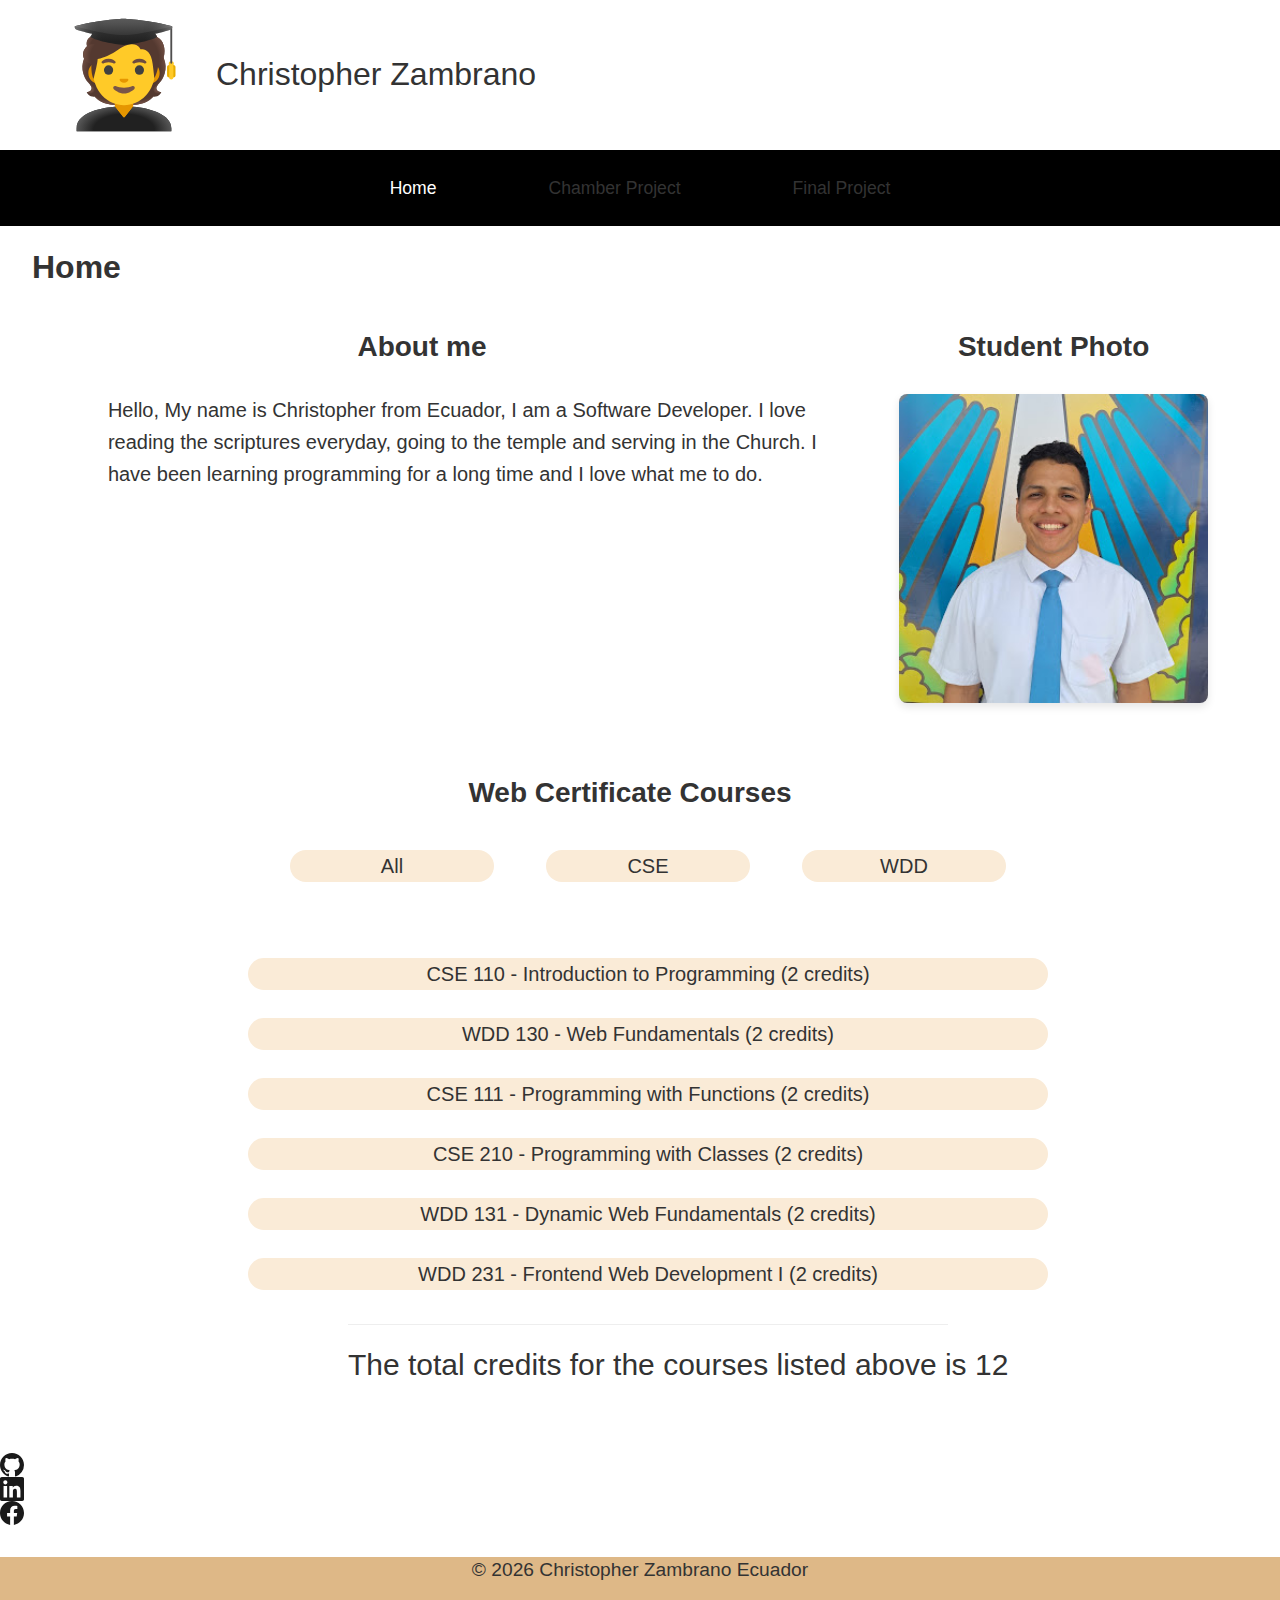
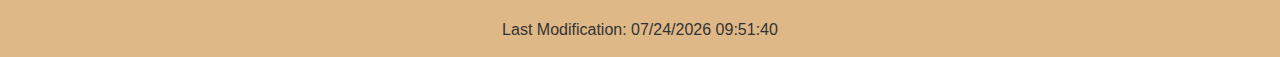
<file: index.html>
<!DOCTYPE html>
<html lang="en">
  <head>
    <meta charset="UTF-8" />
    <meta name="viewport" content="width=device-width, initial-scale=1.0" />
    <link rel="stylesheet" href="./styles/normalize.css" />
    <link rel="stylesheet" href="./styles/small.css" />
    <link rel="stylesheet" href="./styles/larger.css" />
    <title>Student Home Page</title>
    <script src="./scripts/main.js" defer></script>
    <link rel="preconnect" href="https://fonts.googleapis.com" />
    <link rel="preconnect" href="https://fonts.gstatic.com" crossorigin />
    <link
      href="https://fonts.googleapis.com/css2?family=Epunda+Slab:ital,wght@0,300..900;1,300..900&display=swap"
      rel="stylesheet"
      
    />
    <link rel="icon" type="image/x-icon" href="./favicon.ico">
  </head>
  <body>
    <header>
      <img src="./images/student-logo.svg" alt="Logo" class="logo" />
      <span class="name">Christopher Zambrano</span>

      <img src="/images/burger-menu.svg" alt="menu" class="burger-menu" />
    </header>
    <nav class="menu-mobile">
      <ul>
        <li>Home</li>
        <li><a href="./chamber/index.html">Chamber Project</a></li>
        <li><a href="./finalproject/index.html">Final Project</a></li>
      </ul>
    </nav>

    <main>
      <h1 id="title">Home</h1>
      <div class="sections-container">
        <section class="section-about">
          <h2>About me</h2>
          <p class="about-me">
            Hello, My name is Christopher from Ecuador, I am a Software Developer.
            I love reading the scriptures everyday, going to the temple and serving
            in the Church. I have been learning programming for a long time and I
            love what me to do.
          </p>
        </section>
        <section class="student-image">
        <h2>Student Photo</h2>
        <figure class="image-me">
          <img
            class="chris-image"
            src="./images/chris.jpg"
            alt="Image of Christopher"
          />
        </figure>
      </section>
      <section class="certificates">
        <h2>Web Certificate Courses</h2>
        <ul>
          <li>All</li>
          <li>CSE</li>
          <li>WDD</li>
        </ul>
        <ol>
          <li>WDD 130</li>
          <li>WDD 131</li>
          <li>WDD 231</li>
        </ol>
        <p class="total-credits">
          The total credits for the course listed above is 6
        </p>
      </section>
    </main>
    <div class="social-links">
      <a href="https://github.com/chriszam30" target="_blank">
        <img src="./images/github-icon.svg" alt="GitHub Profile" />
      </a>
      <a href="https://linkedin.com/in/christopher-zambrano" target="_blank">
        <img src="./images/linkedin-icon.svg" alt="LinkedIn Profile" />
      </a>
      <a href="https://facebook.com/christopher.zambrano" target="_blank">
        <img src="./images/facebook-icon.svg" alt="Facebook Profile" />
      </a>
    </div>
    <footer>
      <p class="footer">
        © 2025 <span>Christopher Zambrano</span> <span>Ecuador</span>
      </p>
      <p class="lastmodification">Last Modification: 04/18/2025 15:14:48</p>
    </footer>
  </body>
</html>
</file>
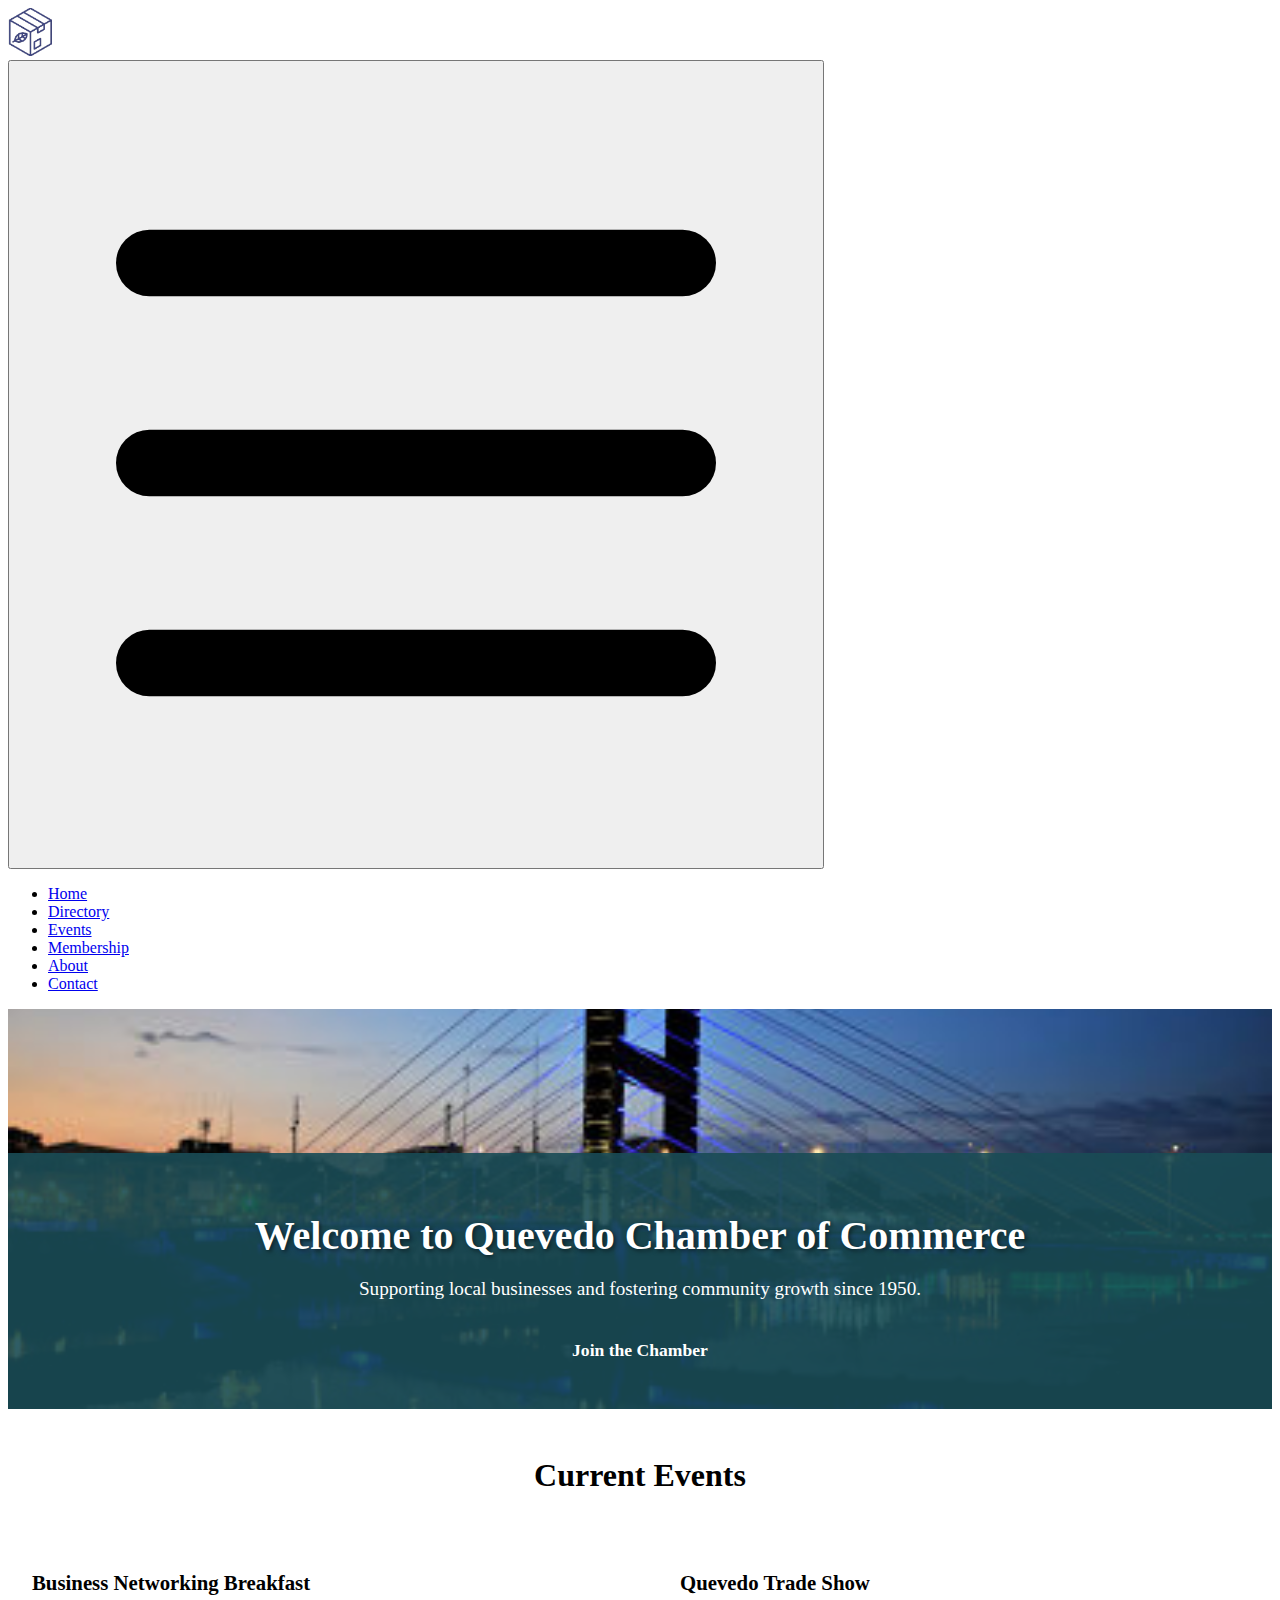
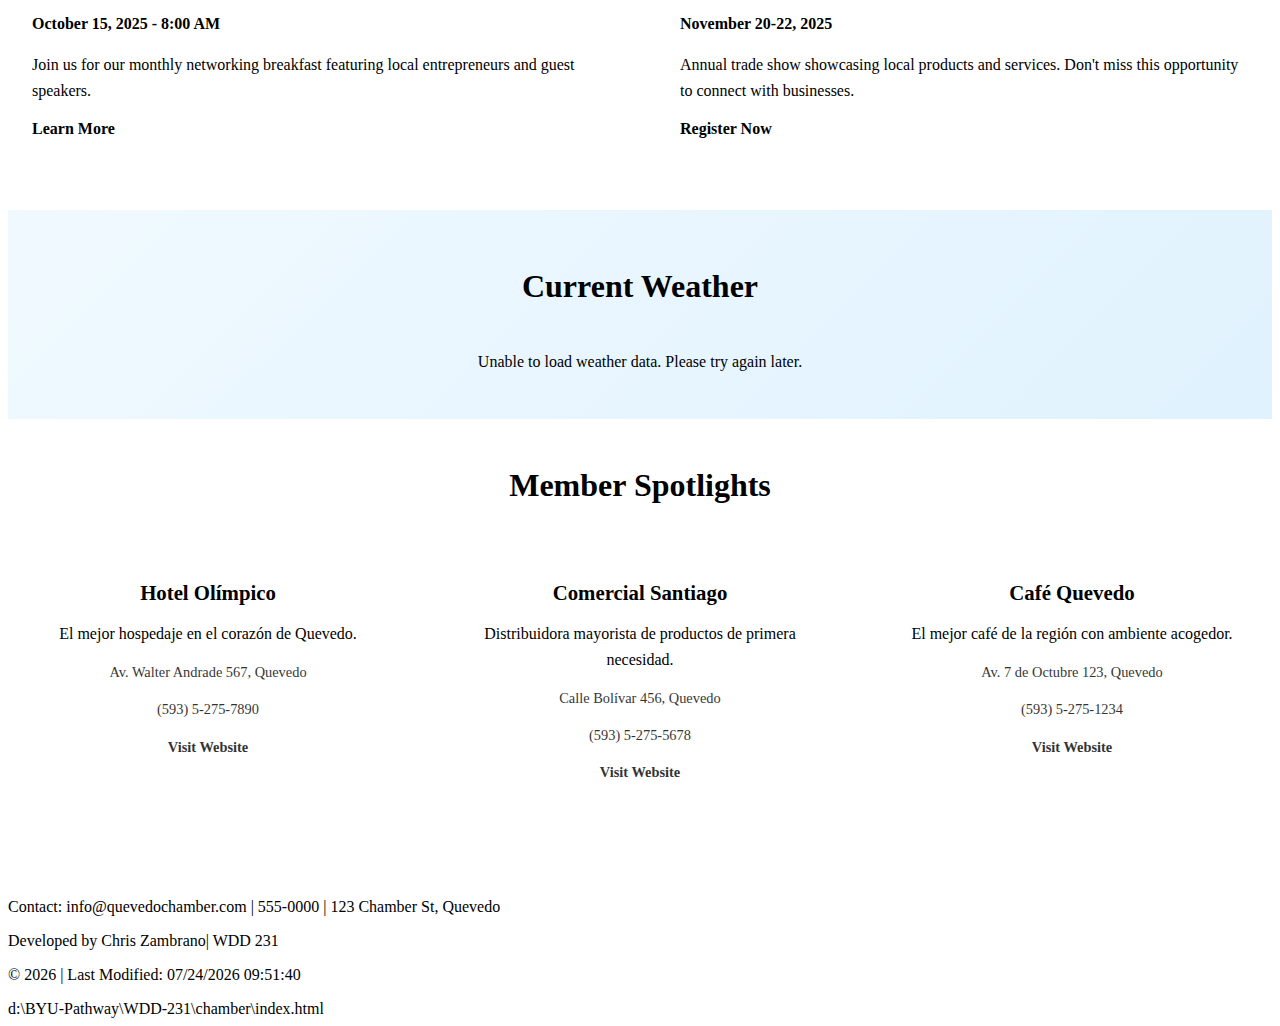
<file: chamber/index.html>
<!DOCTYPE html>
<html lang="en">
<head>
    <meta charset="UTF-8">
    <meta name="viewport" content="width=device-width, initial-scale=1.0">
    <title>Quevedo Chamber of Commerce</title>
    <meta name="description" content="Welcome to the Quevedo Chamber of Commerce. Discover local businesses, events, and opportunities to support our community.">
    <meta name="author" content="Quevedo Chamber of Commerce">
    <meta name="keywords" content="Quevedo, Chamber of Commerce, business, local events, networking, economic development, community">
    <link rel="icon" href="images/favicon.ico" type="image/x-icon">
    <!-- Facebook Open Graph Meta Tags -->
    <meta property="og:title" content="Quevedo Chamber of Commerce">
    <meta property="og:description" content="Welcome to the Quevedo Chamber of Commerce. Discover local businesses, events, and opportunities to support our community.">
    <meta property="og:image" content="images/chamber-social.png">
    <meta property="og:url" content="https://your-chamber-site-url.com/">
    <link rel="stylesheet" href="./styles/home.css">
    <script src="scripts/home.js" defer></script>
</head>
<body>
    <header>
        <div class="logo">
            <img src="./images/logo.png" alt="Quevedo Chamber Logo" height="48">
        </div>
        <button id="menu-toggle" aria-label="Open Menu">
            <img src="./images/burger-menu.svg" alt="Menu">
        </button>
    </header>
    <nav id="main-nav">
        <ul class="nav-list">
            <li><a href="index.html" class="active">Home</a></li>
            <li><a href="directory.html">Directory</a></li>
            <li><a href="#">Events</a></li>
            <li><a href="#">Membership</a></li>
            <li><a href="#">About</a></li>
            <li><a href="#">Contact</a></li>
        </ul>
    </nav>

    <main>
        <section class="hero">
            <img src="images/hero.jpg" alt="Quevedo Cityscape" loading="lazy">
            <div class="hero-content">
                <h1>Welcome to Quevedo Chamber of Commerce</h1>
                <p>Supporting local businesses and fostering community growth since 1950.</p>
                <a href="#" class="cta-button">Join the Chamber</a>
            </div>
        </section>

        <section class="events">
            <h2>Current Events</h2>
            <div class="event-list">
                <article class="event-card">
                    <h3>Business Networking Breakfast</h3>
                    <p class="event-date">October 15, 2025 - 8:00 AM</p>
                    <p>Join us for our monthly networking breakfast featuring local entrepreneurs and guest speakers.</p>
                    <a href="#" class="event-link">Learn More</a>
                </article>
                <article class="event-card">
                    <h3>Quevedo Trade Show</h3>
                    <p class="event-date">November 20-22, 2025</p>
                    <p>Annual trade show showcasing local products and services. Don't miss this opportunity to connect with businesses.</p>
                    <a href="#" class="event-link">Register Now</a>
                </article>
            </div>
        </section>

        <section class="weather">
            <h2>Current Weather</h2>
            <div id="weather-info">
                <p>Loading weather data...</p>
            </div>
        </section>

        <section class="spotlights">
            <h2>Member Spotlights</h2>
            <div id="spotlights-container">
                <p>Loading member spotlights...</p>
            </div>
        </section>
    </main>

    <footer>
        <div class="footer-contact">
            <p>Contact: info@quevedochamber.com | 555-0000 | 123 Chamber St, Quevedo</p>
        </div>
        <div class="footer-dev">
            <p>Developed by Chris Zambrano| WDD 231</p>
            <p>&copy; <span id="copyright-year"></span> | Last Modified: <span id="last-modified"></span></p>
        </div>
    </footer>

</body>
</html></content>
<parameter name="filePath">d:\BYU-Pathway\WDD-231\chamber\index.html
</file>
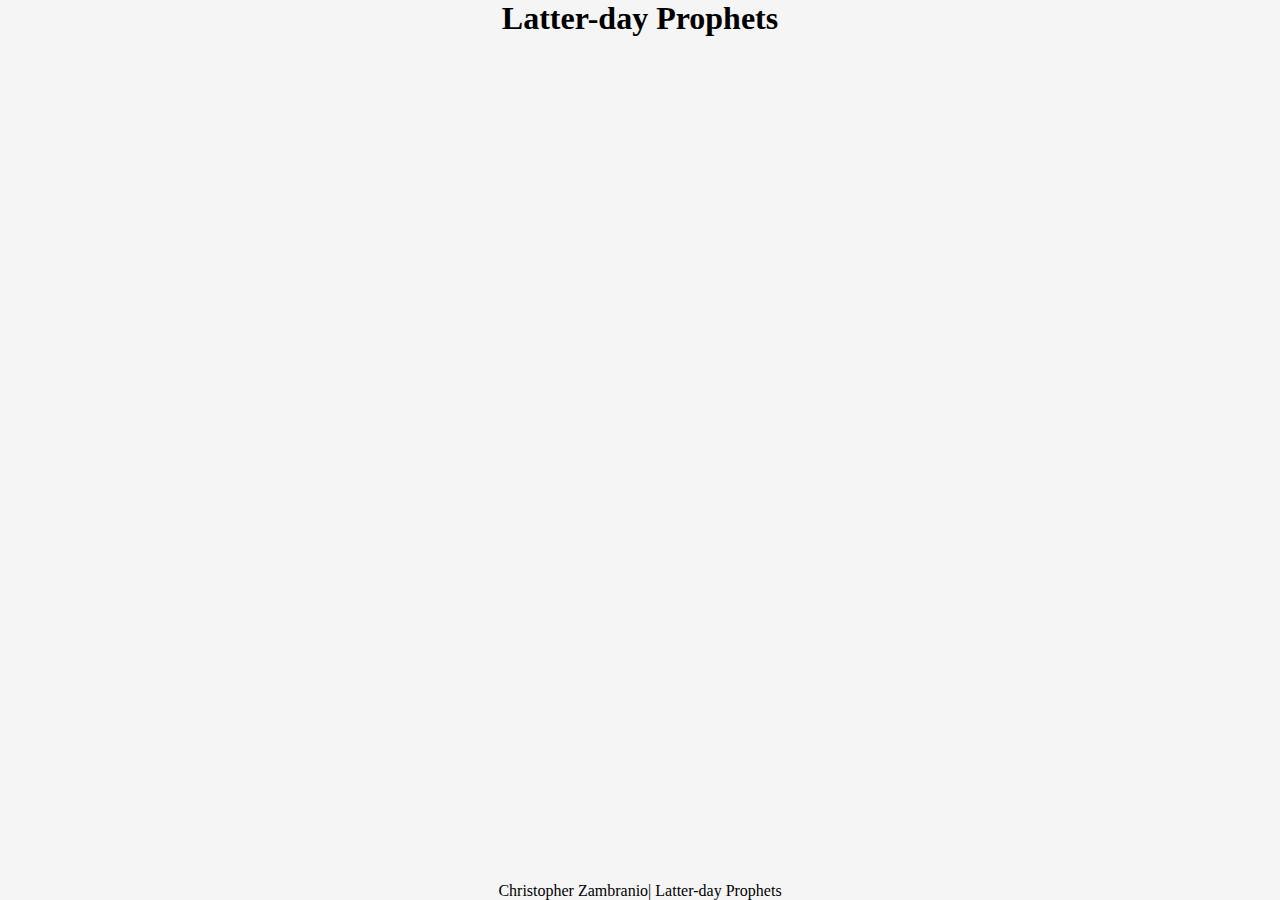
<file: prophets.html>
<!DOCTYPE html>
<html lang="en">
<head>
    <meta charset="UTF-8">
    <meta name="viewport" content="width=device-width, initial-scale=1.0">
    <title>Prophets</title>
    <link rel="stylesheet" href="./styles/prophets.css">
    <script src="./scripts/prophets.js" defer></script>
</head>
<body>
    <header>
        <h1> Latter-day Prophets</h1>
    </header>
    <main>
        <div id="cards"></div>
    </main>
    <footer>
        Christopher Zambranio| Latter-day Prophets
    </footer>
</body>
</html>
</file>
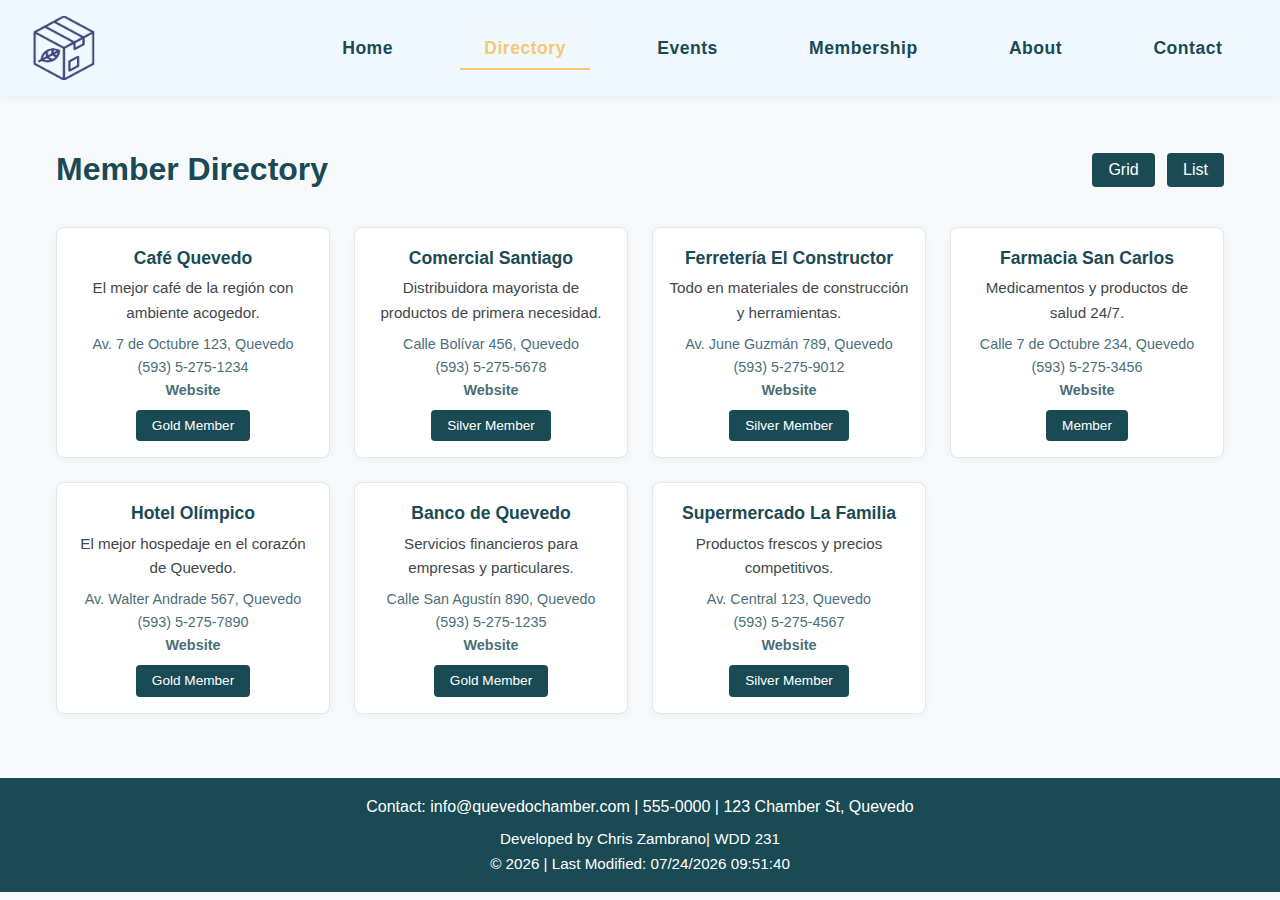
<file: chamber/directory.html>
<!DOCTYPE html>
<html lang="en">
<head>
    <meta charset="UTF-8">
    <meta name="viewport" content="width=device-width, initial-scale=1.0">
    <title>Quevedo Chamber of Commerce Directory</title>
    <meta name="description" content="Resource hub for businesses in Quevedo. Find local events, networking, business directories, and support local economic growth.">
    <meta name="author" content="Quevedo Chamber of Commerce">
    <meta name="keywords" content="Quevedo, Chamber of Commerce, business directory, local events, networking, economic development, community, shop local">
    <link rel="icon" href="images/favicon.ico" type="image/x-icon">
    <!-- Facebook Open Graph Meta Tags -->
    <meta property="og:title" content="Quevedo Chamber of Commerce Directory">
    <meta property="og:description" content="Resource hub for businesses in Quevedo. Find local events, networking, business directories, and support local economic growth.">
    <meta property="og:image" content="images/chamber-social.png">
    <meta property="og:url" content="https://your-chamber-site-url.com/directory.html">
    <link rel="stylesheet" href="./styles/directory.css">
    <script src="scripts/directory.js" defer></script>
</head>
<body>
    <header>
        <div class="logo">
            <img src="./images/logo.png" alt="Quevedo Chamber Logo" height="48">
        </div>
        <nav id="main-nav">
            <button id="menu-toggle" aria-label="Open Menu">
                <img src="./images/burger-menu.svg" alt="Menu">
            </button>
            <ul class="nav-list">
                <li><a href="index.html">Home</a></li>
                <li><a href="directory.html" class="active">Directory</a></li>
                <li><a href="#">Events</a></li>
                <li><a href="#">Membership</a></li>
                <li><a href="#">About</a></li>
                <li><a href="#">Contact</a></li>
            </ul>
        </nav>
    </header>

    <main>
        <section class="directory-controls">
            <h1>Member Directory</h1>
            <div class="view-toggle">
                <button id="grid-view" aria-label="Grid View">Grid</button>
                <button id="list-view" aria-label="List View">List</button>
            </div>
        </section>
        <section id="members-container" class="grid-view">
           
        </section>
    </main>

    <footer>
        <div class="footer-contact">
            <p>Contact: info@quevedochamber.com | 555-0000 | 123 Chamber St, Quevedo</p>
        </div>
        <div class="footer-dev">
            <p>Developed by Chris Zambrano| WDD 231</p>
            <p>&copy; <span id="copyright-year"></span> | Last Modified: <span id="last-modified"></span></p>
        </div>
    </footer>
    
</body>
</html>
</file>
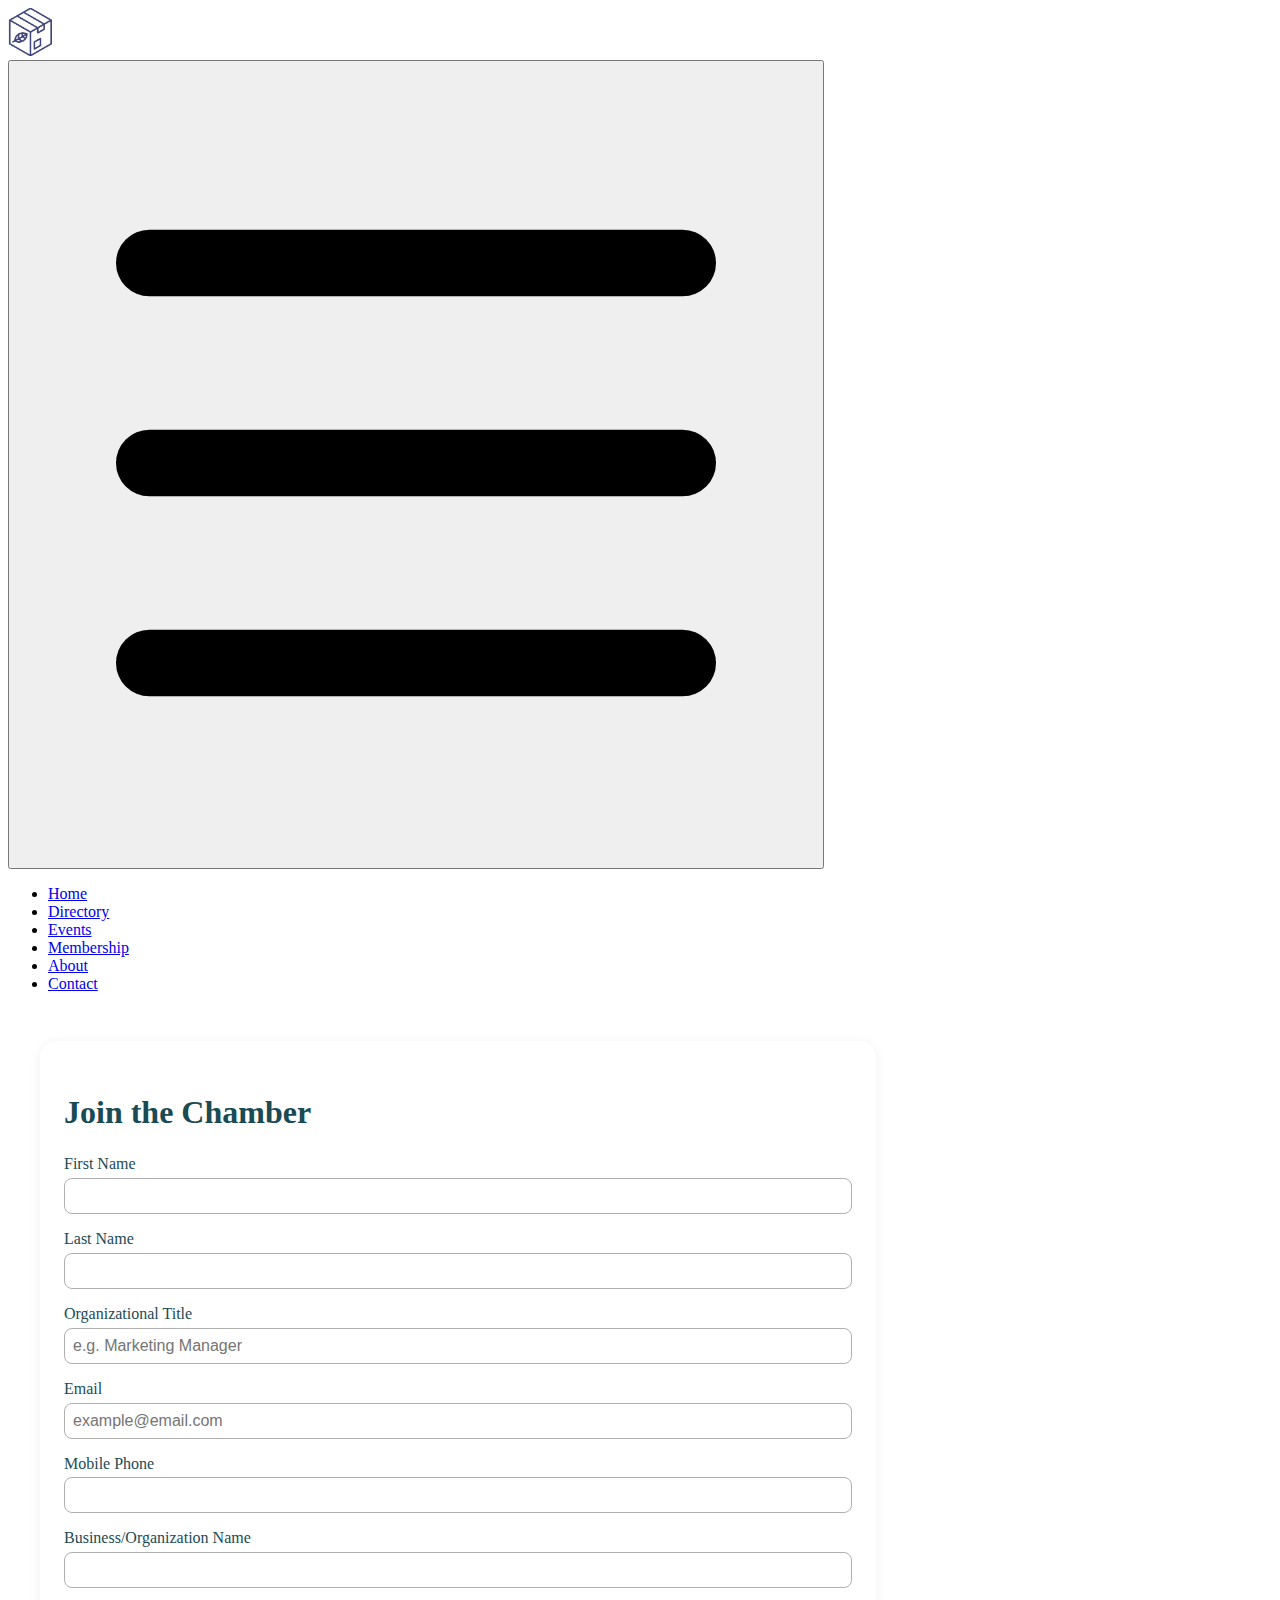
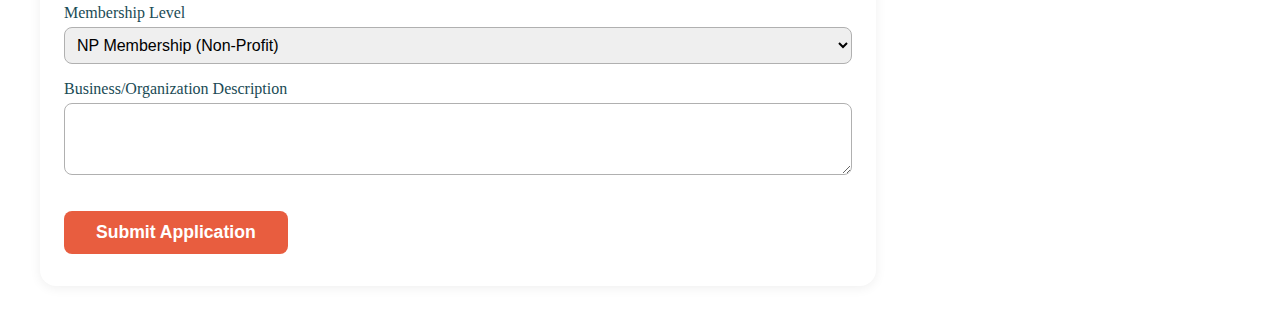
<file: chamber/join.html>
<!DOCTYPE html>
<html lang="en">
<head>
  <meta charset="UTF-8">
  <meta name="viewport" content="width=device-width, initial-scale=1.0">
  <title>Chamber Membership Join</title>
  <link rel="stylesheet" href="styles/home.css">
  <link rel="stylesheet" href="styles/join.css">
</head>
<body>
  <header>
    <div class="logo">
      <img src="images/logo.png" alt="Quevedo Chamber Logo" height="48">
    </div>
    <button id="menu-toggle" aria-label="Open Menu">
      <img src="images/burger-menu.svg" alt="Menu">
    </button>
  </header>
  <nav id="main-nav">
    <ul class="nav-list">
      <li><a href="index.html">Home</a></li>
      <li><a href="directory.html">Directory</a></li>
      <li><a href="#">Events</a></li>
      <li><a href="#">Membership</a></li>
      <li><a href="#">About</a></li>
      <li><a href="#">Contact</a></li>
    </ul>
  </nav>
  <main class="join-main">
    <section class="join-form-section">
      <h1>Join the Chamber</h1>
      <form id="joinForm" method="get" action="thankyou.html" autocomplete="on">
        <label>
          First Name
          <input type="text" name="firstName" title="First Name" required autocomplete="given-name">
        </label>
        <label>
          Last Name
          <input type="text" name="lastName" title="Last Name" required autocomplete="family-name">
        </label>
        <label>
          Organizational Title
          <input type="text" name="orgTitle" title="Organizational Title" autocomplete="organization-title" pattern="[A-Za-z\-\s]{7,}" placeholder="e.g. Marketing Manager">
        </label>
        <label>
          Email
          <input type="email" name="email" title="Email" required autocomplete="email" placeholder="example@email.com">
        </label>
        <label>
          Mobile Phone
          <input type="tel" name="mobile" title="Mobile Phone" required autocomplete="tel">
        </label>
        <label>
          Business/Organization Name
          <input type="text" name="organization" title="Organization Name" required autocomplete="organization">
        </label>
        <label>
          Membership Level
          <select name="membership" title="Membership Level" required>
            <option value="np">NP Membership (Non-Profit)</option>
            <option value="bronze">Bronze Membership</option>
            <option value="silver">Silver Membership</option>
            <option value="gold">Gold Membership</option>
          </select>
        </label>
        <label>
          Business/Organization Description
          <textarea name="description" title="Business Description" rows="3"></textarea>
        </label>
        <input type="hidden" name="timestamp" id="timestamp">
        <button type="submit">Submit Application</button>
      </form>
    </section>
    <aside class="membership-cards">
      <div class="membership-card" id="np-card">
        <h2>NP Membership</h2>
        <a href="#np-modal" class="modal-link">See Benefits</a>
      </div>
      <div class="membership-card" id="bronze-card">
        <h2>Bronze Membership</h2>
        <a href="#bronze-modal" class="modal-link">See Benefits</a>
      </div>
      <div class="membership-card" id="silver-card">
        <h2>Silver Membership</h2>
        <a href="#silver-modal" class="modal-link">See Benefits</a>
      </div>
      <div class="membership-card" id="gold-card">
        <h2>Gold Membership</h2>
        <a href="#gold-modal" class="modal-link">See Benefits</a>
      </div>
    </aside>
    <!-- Modals for membership benefits -->
    <div id="np-modal" class="modal">
      <div class="modal-content">
        <span class="close">&times;</span>
        <h3>NP Membership Benefits</h3>
        <ul>
          <li>No fee for non-profits</li>
          <li>Access to community events</li>
          <li>Basic directory listing</li>
        </ul>
      </div>
    </div>
    <div id="bronze-modal" class="modal">
      <div class="modal-content">
        <span class="close">&times;</span>
        <h3>Bronze Membership Benefits</h3>
        <ul>
          <li>All NP benefits</li>
          <li>Discounted event tickets</li>
          <li>Spotlight in newsletter</li>
        </ul>
      </div>
    </div>
    <div id="silver-modal" class="modal">
      <div class="modal-content">
        <span class="close">&times;</span>
        <h3>Silver Membership Benefits</h3>
        <ul>
          <li>All Bronze benefits</li>
          <li>Featured homepage listing</li>
          <li>Free training sessions</li>
        </ul>
      </div>
    </div>
    <div id="gold-modal" class="modal">
      <div class="modal-content">
        <span class="close">&times;</span>
        <h3>Gold Membership Benefits</h3>
        <ul>
          <li>All Silver benefits</li>
          <li>Premium advertising</li>
          <li>Exclusive networking events</li>
        </ul>
      </div>
    </div>
  </main>
  <footer>
    <!-- ...existing footer from your template... -->
  </footer>
  <script src="scripts/join.js"></script>
</body>
</html>
</file>
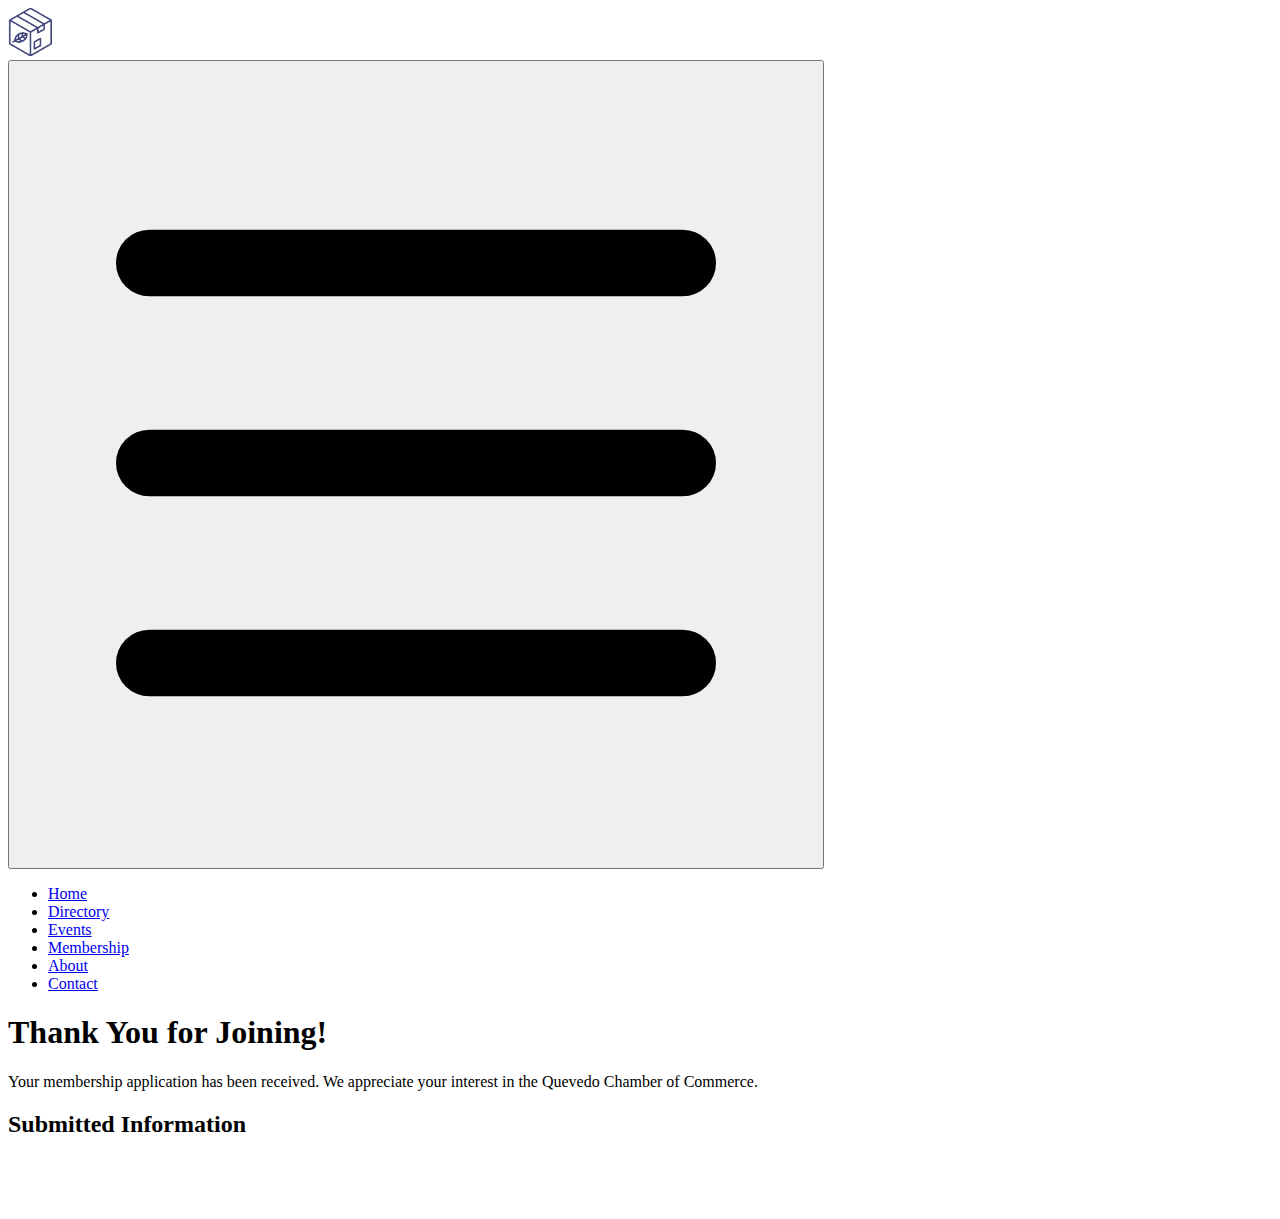
<file: chamber/thankyou.html>
<!DOCTYPE html>
<html lang="en">
<head>
  <meta charset="UTF-8">
  <meta name="viewport" content="width=device-width, initial-scale=1.0">
  <title>Thank You - Chamber Membership</title>
  <link rel="stylesheet" href="styles/home.css">
  <link rel="stylesheet" href="styles/join.css">
</head>
<body>
  <header>
    <div class="logo">
      <img src="images/logo.png" alt="Quevedo Chamber Logo" height="48">
    </div>
    <button id="menu-toggle" aria-label="Open Menu">
      <img src="images/burger-menu.svg" alt="Menu">
    </button>
  </header>
  <nav id="main-nav">
    <ul class="nav-list">
      <li><a href="index.html">Home</a></li>
      <li><a href="directory.html">Directory</a></li>
      <li><a href="#">Events</a></li>
      <li><a href="join.html">Membership</a></li>
      <li><a href="#">About</a></li>
      <li><a href="#">Contact</a></li>
    </ul>
  </nav>
  <main class="thankyou-main">
    <section class="thankyou-message">
      <h1>Thank You for Joining!</h1>
      <p>Your membership application has been received. We appreciate your interest in the Quevedo Chamber of Commerce.</p>
      <div id="form-summary"></div>
      <a href="index.html" class="cta-button">Return Home</a>
    </section>
  </main>
  <footer>
    <!-- ...existing footer from your template... -->
  </footer>
  <script src="scripts/thankyou.js"></script>
</body>
</html>
</file>
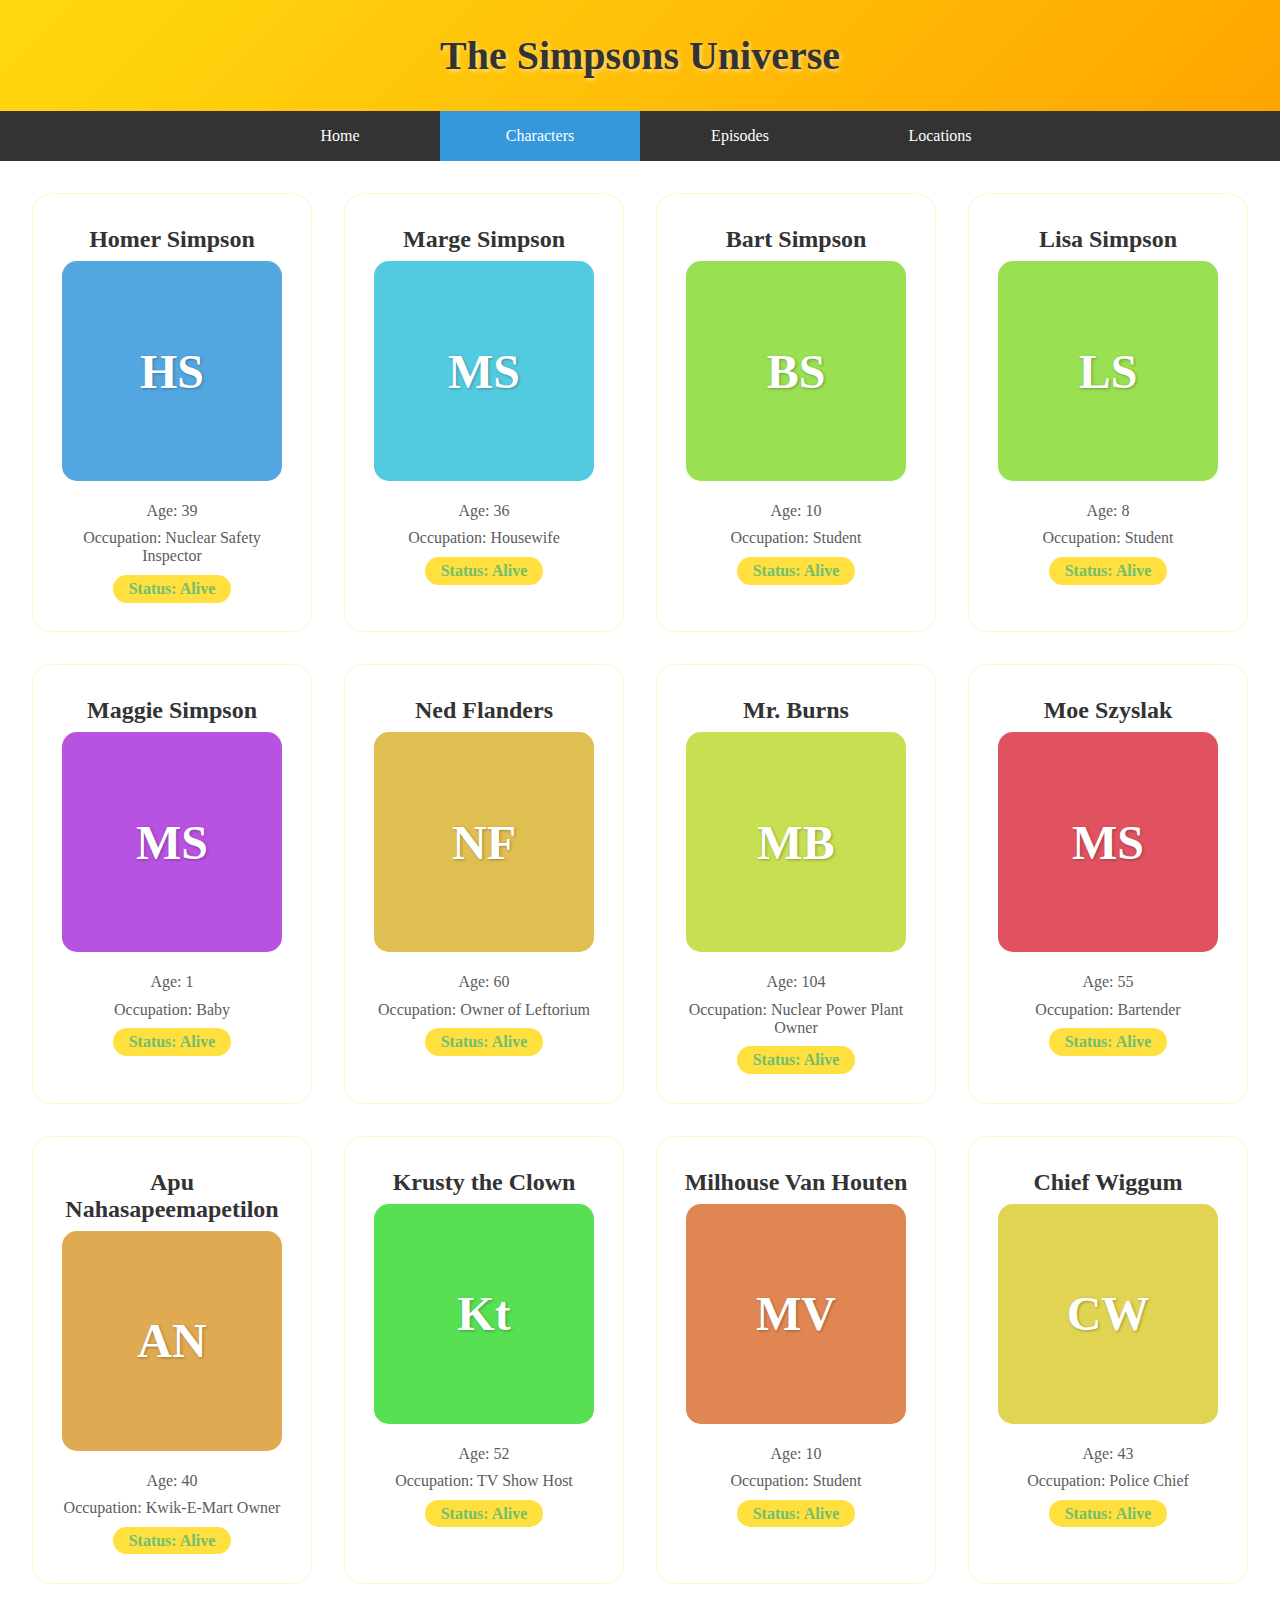
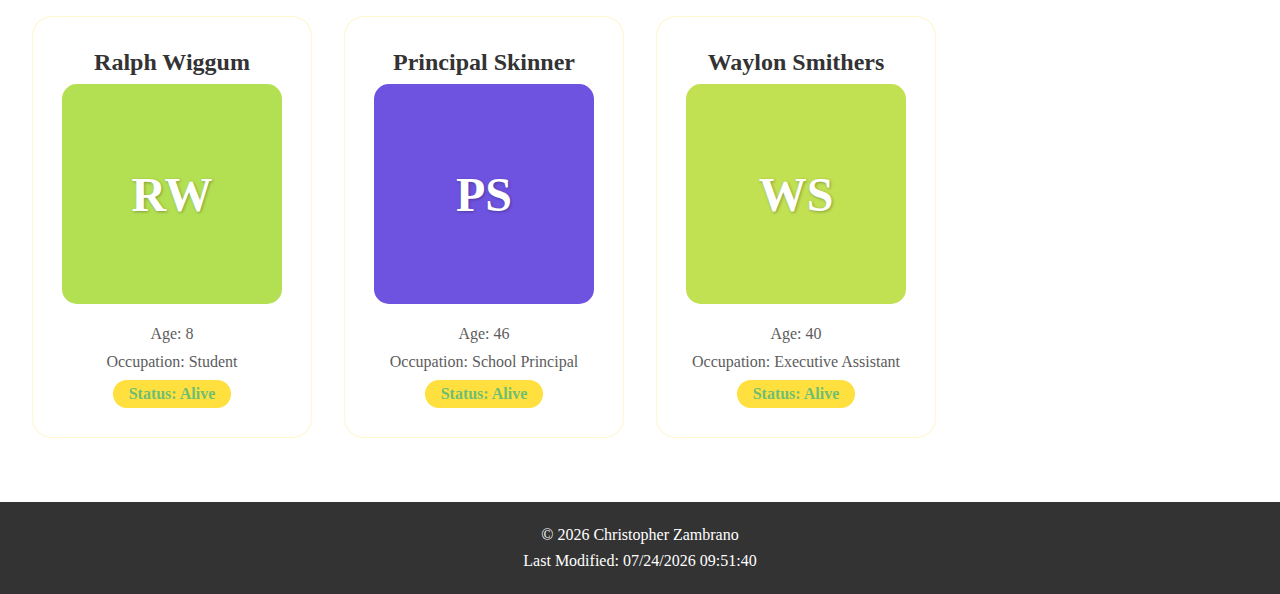
<file: finalproject/characters.html>
<!DOCTYPE html>
<html lang="en">
<head>
    <meta charset="UTF-8">
    <meta name="viewport" content="width=device-width, initial-scale=1.0">
    <title>The Simpsons - Characters</title>
    <link rel="stylesheet" href="styles/nav.css">
    <link rel="stylesheet" href="styles/characters.css">
    <meta name="description" content="Explore The Simpsons characters from Springfield.">
    <meta name="author" content="Christopher Zambrano">
    <script src="scripts/characters.js" type="module" defer></script>
</head>
<body>
    <header>
        <h1>The Simpsons Universe</h1>
    </header>
    <nav>
        <ul>
            <li><a href="index.html">Home</a></li>
            <li><a href="characters.html" class="active">Characters</a></li>
            <li><a href="episodes.html">Episodes</a></li>
            <li><a href="locations.html">Locations</a></li>
        </ul>
    </nav>
    <main>
        <div id="characters-container"></div>
    </main>
    <footer>
        <p>&copy; <span id="copyright-year"></span> Christopher Zambrano</p>
        <p>Last Modified: <span id="last-modified"></span></p>
    </footer>
</body>
</html>
</file>
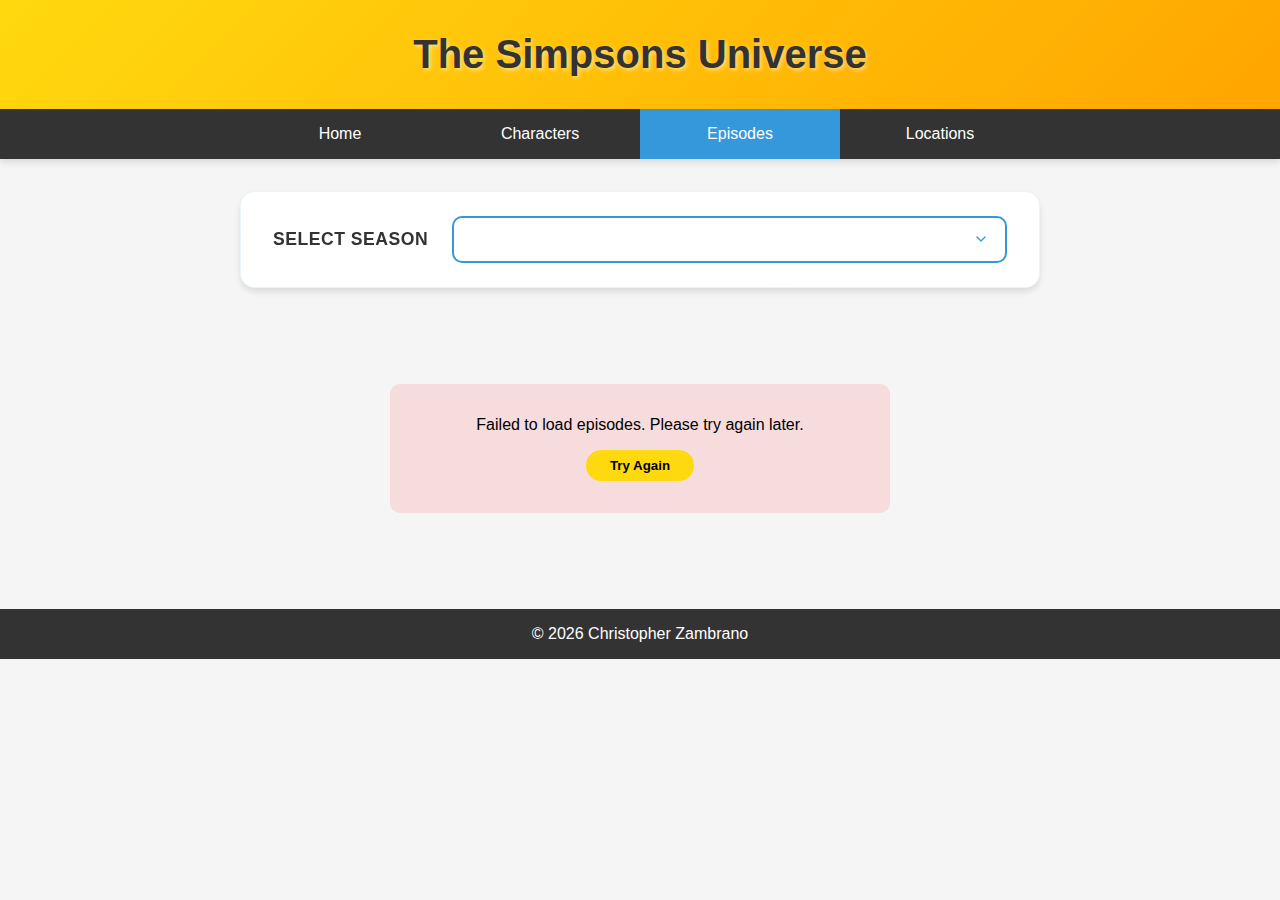
<file: finalproject/episodes.html>
<!DOCTYPE html>
<html lang="en">
<head>
    <meta charset="UTF-8">
    <meta name="viewport" content="width=device-width, initial-scale=1.0">
    <title>The Simpsons - Episodes</title>
    <link rel="stylesheet" href="styles/nav.css">
    <link rel="stylesheet" href="styles/episodes.css">
    <meta name="description" content="Browse The Simpsons episodes.">
    <meta name="author" content="Christopher Zambrano">
    <script src="scripts/episodes.js" type="module" defer></script>
</head>
<body>
    <header>
        <h1>The Simpsons Universe</h1>
    </header>
    <nav>
        <ul>
            <li><a href="index.html">Home</a></li>
            <li><a href="characters.html">Characters</a></li>
            <li><a href="episodes.html" class="active">Episodes</a></li>
            <li><a href="locations.html">Locations</a></li>
        </ul>
    </nav>
    <main>
        <div class="filter-container" role="search" aria-label="Season filter">
            <label for="season-filter">Select Season</label>
            <select id="season-filter" aria-label="Filter episodes by season">
            </select>
        </div>
        <div id="episodes-container"></div>
    </main>
    <footer>
        <p>&copy; <span id="copyright-year"></span> Christopher Zambrano</p>
    </footer>
</body>
</html>
</file>
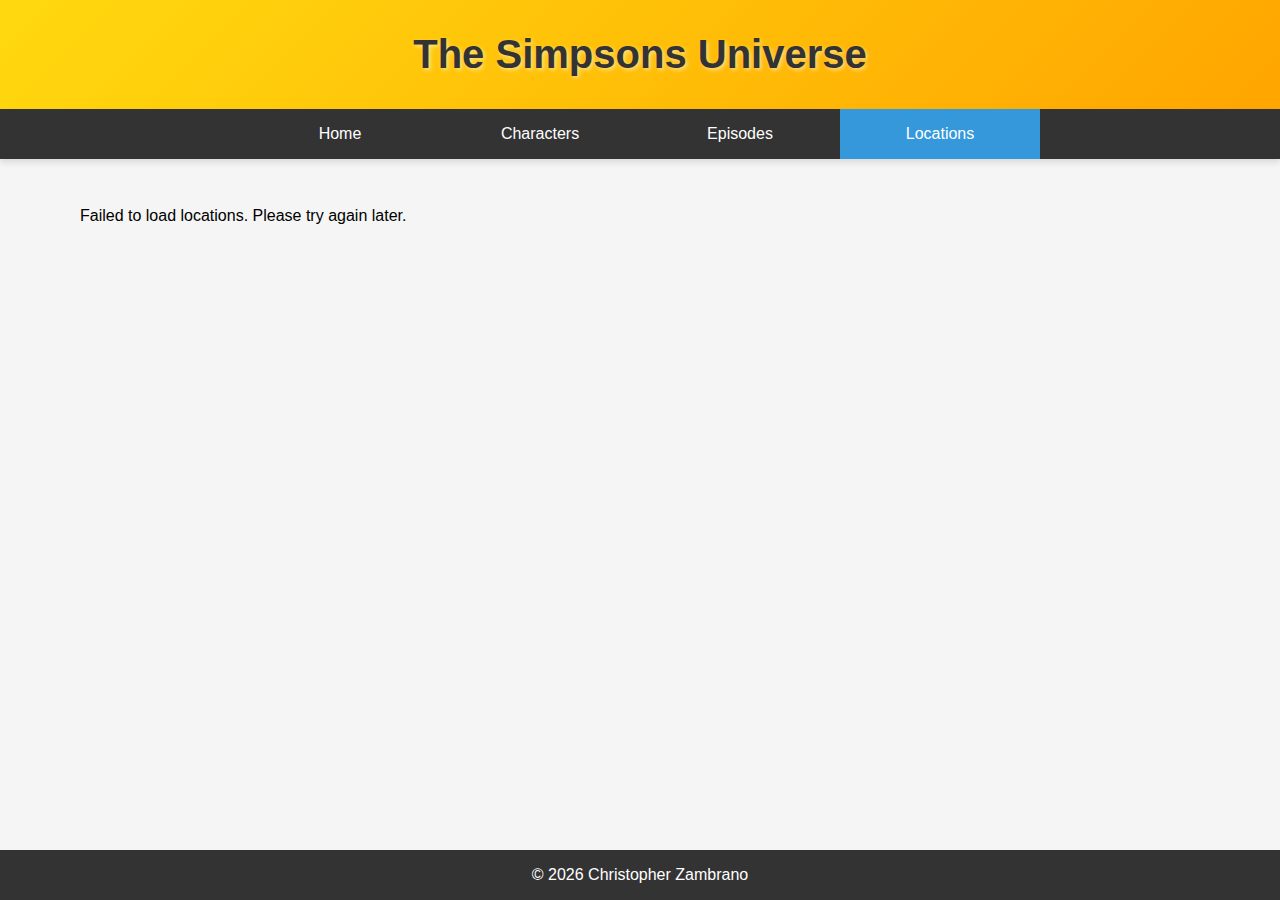
<file: finalproject/locations.html>
<!DOCTYPE html>
<html lang="en">
<head>
    <meta charset="UTF-8">
    <meta name="viewport" content="width=device-width, initial-scale=1.0">
    <title>The Simpsons - Locations</title>
    <link rel="stylesheet" href="styles/nav.css">
    <link rel="stylesheet" href="styles/locations.css">
    <meta name="description" content="Discover locations in Springfield from The Simpsons.">
    <meta name="author" content="Christopher Zambrano">
    <script src="scripts/locations.js" type="module" defer></script>
</head>
<body>
    <header>
        <h1>The Simpsons Universe</h1>
    </header>
    <nav>
        <ul>
            <li><a href="index.html">Home</a></li>
            <li><a href="characters.html">Characters</a></li>
            <li><a href="episodes.html">Episodes</a></li>
            <li><a href="locations.html" class="active">Locations</a></li>
        </ul>
    </nav>
    <main>
        <div id="locations-container"></div>
    </main>
    <footer>
        <p>&copy; <span id="copyright-year"></span> Christopher Zambrano</p>
    </footer>
</body>
</html>
</file>
<file: styles/small.css>
/* Base styles for mobile first approach - 320px and up */
:root {
    /* Define your variables here */
    --primary-color: #333;
    --secondary-color: #666;
    --font-base: 16px;
    --spacing-unit: 1rem;
}

/* Base styles */
* {
    box-sizing: border-box;
    margin: 0;
    padding: 0;
}

body {
    font-family: Arial, sans-serif;
    font-size: var(--font-base);
    line-height: 1.6;
    color: var(--primary-color);
    min-width: 320px;
}

/* Container for content */
.container {
    width: 100%;
    padding: 0 var(--spacing-unit);
    margin: 0 auto;
}

/* Basic responsive images */
img {
    max-width: 100%;
    height: auto;
    display: block;
}

/* Basic typography */
h1 {
    font-size: 1.75rem;
    margin-bottom: var(--spacing-unit);
}

h2 {
    font-size: 1.5rem;
    margin-bottom: calc(var(--spacing-unit) * 0.75);
}

h3 {
    font-size: 1.25rem;
    margin-bottom: calc(var(--spacing-unit) * 0.5);
}

p {
    margin-bottom: var(--spacing-unit);
}

/* Basic navigation for mobile */
nav {
    padding: var(--spacing-unit) 0;
}

nav ul {
    list-style: none;
}

nav li {
    margin-bottom: calc(var(--spacing-unit) * 0.5);
}

nav a {
    text-decoration: none;
    color: var(--primary-color);
}
</file>
<file: styles/larger.css>
/* Tablet screens (768px and up) */
@media screen and (min-width: 768px) {
    .sections-container {
        display: flex;
        align-items: flex-start;
        gap: 2rem;
        padding: 2rem;
    }

    .section-about,
    .student-image {
        flex: 1;
        display: flex;
        flex-direction: column;
        align-items: center;
    }

    .section-about h2,
    .student-image h2 {
        margin-bottom: 1.5rem;
        text-align: center;
        width: 100%;
    }

    section .about-me {
        width: 100%;
        font-size: 20px;
        line-height: 1.6;
        margin: 0;
        padding: 0 1rem;
    }

    .image-me {
        width: 100%;
        max-width: 400px;
        margin: 0;
        padding: 0 1rem;
    }

    .chris-image {
        width: 100%;
        height: auto;
        object-fit: cover;
        border-radius: 8px;
        box-shadow: 0 4px 8px rgba(0,0,0,0.1);
    }

    /* Navigation styles for tablet */
    .burger-menu {
        display: none;
    }

    nav.menu-mobile {
        display: block !important;
        position: static;
        background-color: #000;
        width: 100%;
        padding: 0.75rem 0;
    }

    nav.menu-mobile ul {
        display: flex;
        justify-content: center;
        gap: 4rem;
        padding: 0.5rem 2rem;
        background-color: #000;
        max-width: 1200px;
        margin: 0 auto;
    }

    nav.menu-mobile li {
        color: white;
        border: none;
        padding: 0.5rem 1rem;
        cursor: pointer;
        font-size: 1.1rem;
        font-weight: 500;
        position: relative;
        transition: all 0.3s ease;
    }

    nav.menu-mobile li::after {
        content: '';
        position: absolute;
        bottom: -2px;
        left: 0;
        width: 0;
        height: 2px;
        background-color: white;
        transition: width 0.3s ease;
    }

    nav.menu-mobile li:hover::after {
        width: 100%;
    }

    nav.menu-mobile li:hover {
        opacity: 0.8;
    }

   
    footer {
        padding: 2.5rem 2rem;
    }

    footer .footer {
        flex-direction: row;
        justify-content: center;
        gap: 1.5rem;
        font-size: 1.2rem;
    }

    footer .lastmodification {
        font-size: 1rem;
        margin-top: 1rem;
    }

/* Tablet and up (768px and up) */
/* Large screens (1024px and up) */
@media screen and (min-width: 1024px) {
    .certificates {
        padding: 2rem;
        width: 100%;
        max-width: 1200px;
        margin: 0 auto;
    }

    .certificates ol {
        display: flex;
        flex-direction: row;
        justify-content: center;
        gap: 1rem;
        width: 800px;
        margin-top: 2rem;
    }

    .certificates ol li {
        flex: 1;
    }

    .certificates ul {
        width: auto;
        gap: 1rem;
    }
}

/* Tablet (768px and up) */
@media screen and (min-width: 768px) {
    header {
        display: flex;
        align-items: center;
        padding: 1.5rem 2rem;
        background-color: white;
        box-shadow: 0 2px 4px rgba(0,0,0,0.1);
        height: 90px;
    }

    .logo {
        width: 80px;
        position: static;
        margin-right: 1rem;
    }

    .name {
        font-size: 1.5rem;
        position: static;
        margin: 0;
    }

    .burger-menu {
        display: none;
    }

    nav {
        margin-left: auto;
    }

    nav ul {
        display: flex;
        gap: 2rem;
        margin: 0;
        padding: 0;
    }

    nav li {
        margin: 0;
        padding: 0.5rem 1rem;
        background: none;
        border: none;
        color: #333;
        cursor: pointer;
        transition: color 0.3s ease;
    }

    nav li:hover {
        color: #0066cc;
    }

    /* Typography adjustments */
    h1 {
        font-size: 2rem;
    }

    h2 {
        font-size: 1.75rem;
        width: 100%;
        max-width: 700px;
    }

    h3 {
        font-size: 1.5rem;
    }

    /* Navigation adjustments */
    nav ul {
        display: flex;
        justify-content: space-between;
    }

    nav li {
        margin-bottom: 0;
        margin-right: var(--spacing-unit);
    }

    nav li:last-child {
        margin-right: 0;
    }
    main {
        margin: 0;
        width: 100%;
        overflow-x: hidden;
    }

    .sections-container {
        display: grid;
        grid-template-columns: 70% 30%;
        gap: 1rem;
        padding: 0 1rem;
        width: 100%;
        max-width: 1200px;
        margin: 0 auto;
    }

    section {
        display: flex;
        flex-direction: column;
        align-items: flex-start;
        margin: 0;
        padding: 0;
    }

    section .about-me {
        width: 95%;
        line-height: 1.6;
        margin: 0;
        text-align: left;
    }

    .image-me {
        width: 100%;
        margin: 0;
        display: flex;
        justify-content: center;
        align-items: flex-start;
    }

    .chris-image {
        width: 100%;
        height: auto;
        object-fit: cover;
    }

    .student-image {
        margin-bottom: 20px;
    }

    .certificates {
        grid-column: 1 / -1;
        width: 100%;
        max-width: 800px;
        padding: 2rem;
        margin: 0 auto;
        display: flex;
        flex-direction: column;
        align-items: center;
    }

    .certificates h2 {
        margin-bottom: 1.5rem;
        text-align: center;
    }

    .certificates ul {
        display: flex;
        justify-content: center;
        gap: 2rem;
        list-style: none;
        padding: 0;
        margin-bottom: 1.5rem;
        width: 100%;
    }

    .certificates ol {
        display: flex;
        flex-direction: column;
        align-items: center;
        gap: 0.5rem;
        padding: 0;
        margin-bottom: 1.5rem;
        list-style-position: inside;
    }

    .total-credits {
        font-size: 1.25rem;
        color: #333;
        padding: 1rem 0;
        border-top: 1px solid #eee;
        white-space: nowrap;
        text-align: center;
        width: 100%;
    }
    
}

section ul{
    display: flex ;
    gap:4px;
    width: 300px;
    justify-content: center;

}
section ul li, ol li{
    margin: 10px;
   background-color:antiquewhite;
   text-align: center;
}
section li {
    list-style: none;
    border-radius: 50px;
    width: 100%;
    font-size: 20px;
}
section ol{
    width:500px;

}
.total-credits{
    font-size: 30px;
    text-align: center;
    width: 600px;
}   
footer{
    display: flex ;
    flex-direction: column;
    align-items: center;
    justify-content: center;
    text-align: center;
    background-color: burlywood;
    width:100%;
    height: 100px;
}
section .about-me p {
    width: 500px;
    margin: 0;
    padding: 0;

    
}


}

/* Desktop (1024px and up) */
@media screen and (min-width: 1024px) {
    .container {
        max-width: 1200px;
        margin: 0 auto;
    }

    header {
        padding: 2rem 4rem;
        justify-content: flex-start;
        height: 150px;
    }

    .logo {
        width: 120px;
        margin-right: 2rem;
    }

    .name {
        font-size: 2rem;
    }

    /* Navigation styles for desktop */
    nav.menu-mobile {
        padding: 0.75rem 0;
    }

    nav.menu-mobile ul {
        max-width: 1200px;
        margin: 0 auto;
        gap: 4rem;
        padding: 0.5rem 2rem;
    }

    nav.menu-mobile li {
        font-size: 1.1rem;
        font-weight: 500;
        position: relative;
    }

    nav.menu-mobile li::after {
        content: '';
        position: absolute;
        bottom: -2px;
        left: 0;
        width: 0;
        height: 2px;
        background-color: white;
        transition: width 0.3s ease;
    }

    nav.menu-mobile li:hover::after {
        width: 100%;
    }

    nav.menu-mobile {
        position: static;
        display: block !important;
        background-color: #000;
        padding: 1rem 0;
        width: 100%;
    }

    nav.menu-mobile ul {
        display: flex;
        justify-content: center;
        gap: 4rem;
        margin: 0;
        padding: 0;
        align-items: center;
        max-width: 1200px;
        margin: 0 auto;
    }

    nav.menu-mobile li {
        border: none;
        padding: 0.5rem 1rem;
        font-size: 1.1rem;
        font-weight: 500;
        color: white;
        position: relative;
        transition: all 0.3s ease;
        cursor: pointer;
    }

    nav.menu-mobile li::after {
        content: '';
        position: absolute;
        bottom: 0;
        left: 0;
        width: 0;
        height: 2px;
        background-color: #fff;
        transition: width 0.3s ease;
    }

    nav.menu-mobile li:hover {
        color: #fff;
        opacity: 0.8;
    }

    nav.menu-mobile li:hover::after {
        width: 100%;
    }

    nav.menu-mobile li.active {
        color: #fff;
        font-weight: 600;
    }

    nav.menu-mobile li.active::after {
        width: 100%;
    }

    h1 {
        width: 100%;
        text-align: left;
        margin: 1rem 2rem 2rem;
    }

    .sections-container {
        display: grid;
        grid-template-columns: 70% 30%;
        gap: 1rem;
        padding: 0 2rem;
    }

    main section {
        margin: 0;
        padding: 0;
        display: flex;
        flex-direction: column;
        justify-content: flex-start;
        align-items: flex-start;
        height: 100%;
    }

    main section h2 {
        margin-top: 0;
        margin-bottom: 1rem;
        align-self: flex-start;
    }

    .sections-container section:nth-child(3) {
        grid-column: 1 / -1;
        width: 100%;
        max-width: 800px;
        margin: 0 auto;
    }

    h2 {
        width: 100%;
        text-align: center;
        margin-bottom: 1rem;
    }

    section .about-me {
        width: 95%;
        line-height: 1.6;
        margin: 0;
        text-align: left;
        font-size: 1.25rem;
    }
    
    .image-me {
        width: 100%;
        margin: 0;
        display: flex;
        justify-content: center;
        align-items: flex-start;
    }

    .chris-image {
        width: 100%;
        height: auto;
        object-fit: cover;
    }

    .chris-image {
        width: 100%;
        height: auto;
        object-fit: cover;
    }

    footer {
        width: 100%;
        margin-top: 2rem;
    }
}


/* Extra large screens (1280px and up) */
@media screen and (min-width: 1280px) {
    .container {
        max-width: 1200px;
    }
}
</file>
<file: chamber/styles/home.css>
/* Home Page Specific Styles */

/* Hero Section */
.hero {
    position: relative;
    margin-bottom: 3rem;
    border-radius: var(--radius-md);
    overflow: hidden;
    box-shadow: var(--shadow-lg);
    z-index: 1;
}

.hero img {
    width: 100%;
    height: 400px;
    object-fit: cover;
    display: block;
}

.hero-content {
    position: absolute;
    bottom: 0;
    left: 0;
    right: 0;
    background: rgba(26, 75, 85, 0.9);
    color: white;
    padding: 2rem;
    text-align: center;
}

.hero-content h1 {
    font-size: 2.5rem;
    margin-bottom: 1rem;
    text-shadow: 2px 2px 4px rgba(0,0,0,0.5);
}

.hero-content p {
    font-size: 1.2rem;
    margin-bottom: 1.5rem;
    z-index: 2;
    max-width: 600px;
    margin-left: auto;
    margin-right: auto;
}

.cta-button {
    display: inline-block;
    background: var(--primary-color);
    color: white;
    padding: 1rem 2rem;
    text-decoration: none;
    border-radius: var(--radius-md);
    font-weight: 600;
    font-size: 1.1rem;
    transition: all 0.3s ease;
    box-shadow: var(--shadow-md);
    border: 2px solid var(--primary-color);
}

.cta-button:hover {
    background: var(--accent-color);
    color: white;
    transform: translateY(-2px);
    box-shadow: var(--shadow-lg);
    border-color: var(--accent-color);
}

/* Events Section */
.events {
    margin-bottom: 3rem;
}

.events h2 {
    text-align: center;
    color: var(--primary-color);
    font-size: 2rem;
    margin-bottom: 2rem;
}

.event-list {
    display: grid;
    grid-template-columns: repeat(auto-fit, minmax(300px, 1fr));
    gap: 2rem;
}

.event-card {
    background: var(--card-bg);
    border-radius: var(--radius-md);
    padding: 1.5rem;
    box-shadow: var(--shadow-sm);
    transition: all 0.3s ease;
}

.event-card:hover {
    transform: translateY(-2px);
    box-shadow: var(--shadow-md);
}

.event-card h3 {
    color: var(--primary-color);
    margin-bottom: 0.5rem;
    font-size: 1.3rem;
}

.event-date {
    color: var(--accent-color);
    font-weight: 600;
    margin-bottom: 1rem;
}

.event-card p {
    margin-bottom: 1rem;
    line-height: 1.6;
}

.event-link {
    color: var(--primary-color);
    text-decoration: none;
    font-weight: 600;
    border-bottom: 2px solid transparent;
    transition: border-color 0.3s ease;
}

.event-link:hover {
    border-bottom-color: var(--primary-color);
}

/* Weather Section */
.weather {
    margin-bottom: 3rem;
    background: linear-gradient(135deg, #f0f9ff 0%, #e0f2fe 100%);
    padding: 2rem;
    border-radius: var(--radius-md);
    box-shadow: var(--shadow-sm);
}

.weather h2 {
    text-align: center;
    color: var(--primary-color);
    font-size: 2rem;
    margin-bottom: 2rem;
}

#weather-info {
    display: flex;
    flex-direction: column;
    align-items: center;
    gap: 1rem;
}

.weather-current {
    text-align: center;
    margin-bottom: 1rem;
}

.weather-temp {
    font-size: 3rem;
    font-weight: 700;
    color: var(--primary-color);
    margin-bottom: 0.5rem;
}

.weather-desc {
    font-size: 1.2rem;
    color: var(--text-color);
    margin-bottom: 1rem;
}

.weather-forecast {
    display: flex;
    gap: 1rem;
    justify-content: center;
    flex-wrap: wrap;
}

.forecast-day {
    background: white;
    padding: 1rem;
    border-radius: var(--radius-sm);
    box-shadow: var(--shadow-sm);
    text-align: center;
    min-width: 120px;
}

.forecast-day h4 {
    margin: 0 0 0.5rem 0;
    color: var(--primary-color);
    font-size: 1rem;
}

.forecast-temp {
    font-size: 1.5rem;
    font-weight: 600;
    color: var(--accent-color);
}

/* Spotlights Section */
.spotlights {
    margin-bottom: 3rem;
}

.spotlights h2 {
    text-align: center;
    color: var(--primary-color);
    font-size: 2rem;
    margin-bottom: 2rem;
}

#spotlights-container {
    display: grid;
    grid-template-columns: repeat(auto-fit, minmax(300px, 1fr));
    gap: 2rem;
}

.spotlight-card {
    background: var(--card-bg);
    border-radius: var(--radius-md);
    padding: 1.5rem;
    box-shadow: var(--shadow-sm);
    transition: all 0.3s ease;
    text-align: center;
}

.spotlight-card:hover {
    transform: translateY(-2px);
    box-shadow: var(--shadow-md);
}

.spotlight-card img {
    width: 100px;
    height: 100px;
    object-fit: cover;
    border-radius: 50%;
    margin-bottom: 1rem;
    border: 3px solid var(--secondary-color);
}

.spotlight-card h3 {
    color: var(--primary-color);
    margin-bottom: 0.5rem;
    font-size: 1.3rem;
}

.spotlight-card p {
    margin-bottom: 0.5rem;
    line-height: 1.6;
}

.spotlight-contact {
    font-size: 0.9rem;
    color: var(--text-color);
    opacity: 0.8;
    margin-bottom: 1rem;
}

.spotlight-contact a {
    color: var(--primary-color);
    text-decoration: none;
    font-weight: 600;
}

.spotlight-contact a:hover {
    text-decoration: underline;
}

.membership-badge {
    display: inline-block;
    padding: 0.3rem 1rem;
    background: var(--primary-color);
    color: white;
    border-radius: var(--radius-sm);
    font-size: 0.85rem;
    font-weight: 600;
}

/* Responsive Design */
@media (max-width: 768px) {
    .hero-content {
        padding: 1.5rem;
    }

    .hero-content h1 {
        font-size: 2rem;
    }

    .hero-content p {
        font-size: 1rem;
    }

    .event-list {
        grid-template-columns: 1fr;
        gap: 1.5rem;
    }

    .weather-forecast {
        flex-direction: column;
        align-items: center;
    }

    .forecast-day {
        width: 100%;
        max-width: 200px;
    }

    #spotlights-container {
        grid-template-columns: 1fr;
        gap: 1.5rem;
    }
}

@media (max-width: 500px) {
    .hero img {
        height: 300px;
    }

    .hero-content h1 {
        font-size: 1.8rem;
    }

    .hero-content p {
        font-size: 0.95rem;
    }

    .weather {
        padding: 1.5rem;
    }

    .weather-temp {
        font-size: 2.5rem;
    }
}

/* Ultra-small screens: fix layout for <330px */
@media (max-width: 330px) {
    .hero img {
        height: 180px;
    }
    .hero-content {
        padding: 0.5rem;
    }
    .hero-content h1 {
        font-size: 1.1rem;
    }
    .hero-content p {
        font-size: 0.7rem;
    }
    nav#main-nav {
        z-index: 10;
    }
    .nav-list {
        font-size: 0.8rem;
        padding: 0.2rem;
    }
    header .logo span {
        font-size: 0.8rem;
    }
    main {
        padding: 0.2rem;
    }
}
</file>
<file: styles/prophets.css>
#cards {
    display: flex;
    flex-direction: column;
    align-items: center;
    gap: 24px;
}

.card {
    background-color: rgb(209, 209, 226);
    width: 340px;
    max-width: 95vw;
    padding: 24px 16px;
    border-radius: 16px;
    box-shadow: 0 2px 8px rgba(0,0,0,0.08);
    display: flex;
    flex-direction: column;
    align-items: center;
}
*{
    padding:0;
    margin: 0;

}
body{
    min-height: 100vh;
    overflow-x: hidden;
    background: #f5f5f5;
    display: flex;
    flex-direction: column;
    align-items: center;
    gap: 20px;

}

main {
    flex: 1;
    width: 100%;
    display: flex;
    justify-content: center;
    align-items: center;
}

#cards{
    width: 340px;
    max-width: 95vw;
    padding: 24px 16px;
    border-radius: 16px;
    display: flex;
    flex-direction: column;
    align-items: center;
    gap: 24px;
    margin-bottom: 20px;
    
    
   
    
}
img{
    width: 150px;
    border-radius: 8px;
    box-shadow: 0 1px 4px rgba(0,0,0,0.10);
    display: block;
    margin-left: auto;
    margin-right: auto;
    
}
</file>
<file: chamber/styles/join.css>
/* join.css: styles for join.html */

.join-main {
  display: flex;
  flex-direction: column;
  gap: 2rem;
  max-width: 1200px;
  margin: 0 auto;
  padding: 2rem 1rem;
}

.join-form-section {
  background: #fff;
  border-radius: 16px;
  box-shadow: 0 2px 12px #0001;
  padding: 2rem 1.5rem;
  flex: 1 1 350px;
  min-width: 300px;
}

.join-form-section h1 {
  margin-bottom: 1.5rem;
  color: #1a4b55;
  font-size: 2rem;
}

form label {
  display: block;
  margin-bottom: 1rem;
  font-weight: 500;
  color: #1a4b55;
}
form input,
form select,
form textarea {
  width: 100%;
  padding: 0.5rem;
  margin-top: 0.3rem;
  border-radius: 8px;
  border: 1px solid #b0b0b0;
  font-size: 1rem;
  box-sizing: border-box;
}
form button[type="submit"] {
  background: #e85d3f;
  color: #fff;
  border: none;
  border-radius: 8px;
  padding: 0.7rem 2rem;
  font-size: 1.1rem;
  font-weight: 600;
  margin-top: 1rem;
  cursor: pointer;
  transition: background 0.2s;
}
form button[type="submit"]:hover {
  background: #c94c2e;
}

.membership-cards {
  display: flex;
  flex-direction: column;
  gap: 1.5rem;
  margin-top: 2rem;
}
@media (min-width: 900px) {
  .join-main {
    flex-direction: row;
    align-items: flex-start;
  }
  .membership-cards {
    flex-direction: column;
    margin-top: 0;
    margin-left: 2rem;
    min-width: 300px;
    max-width: 350px;
  }
}

.membership-card {
  background: #f7c87322;
  border-radius: 12px;
  box-shadow: 0 2px 8px #0001;
  padding: 1.2rem 1rem;
  text-align: center;
  opacity: 0;
  transform: translateY(40px);
  animation: cardFadeIn 0.7s forwards;
}
#np-card { animation-delay: 0.1s; }
#bronze-card { animation-delay: 0.3s; }
#silver-card { animation-delay: 0.5s; }
#gold-card { animation-delay: 0.7s; }

@keyframes cardFadeIn {
  to {
    opacity: 1;
    transform: none;
  }
}

.membership-card h2 {
  color: #1a4b55;
  margin-bottom: 0.7rem;
}
.membership-card a {
  color: #e85d3f;
  text-decoration: underline;
  font-weight: 600;
  cursor: pointer;
}

.modal {
  display: none;
  position: fixed;
  z-index: 1000;
  left: 0; top: 0; right: 0; bottom: 0;
  background: rgba(0,0,0,0.4);
  align-items: center;
  justify-content: center;
}
.modal-content {
  background: #fff;
  border-radius: 12px;
  padding: 2rem 1.5rem;
  max-width: 400px;
  margin: 2rem auto;
  position: relative;
  box-shadow: 0 4px 24px #0002;
  animation: modalIn 0.3s;
}
@keyframes modalIn {
  from { opacity: 0; transform: scale(0.95); }
  to { opacity: 1; transform: scale(1); }
}
.modal .close {
  position: absolute;
  top: 1rem;
  right: 1rem;
  font-size: 1.5rem;
  color: #e85d3f;
  cursor: pointer;
}
</file>
<file: finalproject/styles/nav.css>
/* Common navigation styles */
nav {
    background-color: var(--text-dark);
    box-shadow: var(--shadow-soft);
    position: sticky;
    top: 0;
    z-index: 1000;
}

nav ul {
    display: flex;
    justify-content: center;
    list-style: none;
    padding: 0;
    margin: 0;
    flex-wrap: wrap;
    max-width: 1200px;
    margin: 0 auto;
}

nav ul li {
    flex: 1;
    max-width: 200px;
    text-align: center;
}

nav ul li a {
    color: var(--text-light);
    text-decoration: none;
    padding: 1rem 1.5rem;
    display: block;
    transition: var(--transition-smooth);
    font-weight: 500;
    position: relative;
}

nav ul li a::after {
    content: '';
    position: absolute;
    bottom: 0;
    left: 0;
    width: 100%;
    height: 3px;
    background-color: var(--secondary-blue);
    transform: scaleX(0);
    transition: transform 0.3s ease;
}

nav ul li a:hover::after,
nav ul li a.active::after {
    transform: scaleX(1);
}

nav ul li a:hover {
    background-color: rgba(52, 152, 219, 0.1);
    color: var(--text-light);
}

nav ul li a.active {
    background-color: var(--secondary-blue);
    color: var(--text-light);
}

/* Responsive navigation */
@media (max-width: 768px) {
    nav ul li {
        flex: 1;
        max-width: none;
    }
    
    nav ul li a {
        padding: 0.8rem 1rem;
        font-size: 0.9rem;
    }
}

@media (max-width: 480px) {
    nav ul {
        flex-direction: column;
    }
    
    nav ul li a {
        border-bottom: 1px solid rgba(255, 255, 255, 0.1);
    }
    
    nav ul li:last-child a {
        border-bottom: none;
    }
}
</file>
<file: chamber/styles/directory.css>
/* === RESET & BASE === */
* {
    box-sizing: border-box;
    margin: 0;
    padding: 0;
}
body {
    font-family: 'Segoe UI', Arial, sans-serif;
    background: #f0f9ff;
    color: #1a4b55;
    line-height: 1.6;
}

/* === HEADER & NAVBAR === */
header {
    background: #f0f9ff;
    color: #1a4b55;
    display: flex;
    align-items: center;
    justify-content: space-between;
    padding: 1rem 2rem;
    box-shadow: 0 2px 8px rgba(0,0,0,0.05);
}
.logo img {
    width: 48px;
    height: 48px;
}
nav {
    margin-left: auto;
    position: relative;
}
#menu-toggle {
    display: none;
    background: #e85d3f;
    border: none;
    padding: 0.5rem;
    border-radius: 8px;
    cursor: pointer;
}
#menu-toggle img {
    width: 32px;
    height: 32px;
}
.nav-list {
    list-style: none;
    display: flex;
    gap: 1.2rem;
    align-items: center;
    justify-content: center;
    padding: 0.25rem 0;
}
.nav-list a {
    color: #1a4b55;
    text-decoration: none;
    font-weight: 500;
    padding: 0.75rem 1.5rem;
    border-radius: 8px;
    transition: background 0.2s, color 0.2s;
    font-size: 1rem;
    box-shadow: none;
    position: relative;
    overflow: hidden;
    margin: 0 0.1rem;
}
.nav-list a.active,
.nav-list a:hover {
    color: #e85d3f;
    background: #f7c87322;
    box-shadow: none;
    text-shadow: none;
}

/* === HERO === */
.hero {
    position: relative;
    margin-bottom: 1.5rem;
    border-radius: 16px;
    overflow: hidden;
    box-shadow: none;
    animation: heroFadeIn 0.6s ease;
    width: 80%;
    max-width: 420px;
    margin-left: auto;
    margin-right: auto;
}
.hero img {
    width: 100%;
    height: 140px;
    object-fit: cover;
    display: block;
    filter: brightness(0.95) contrast(1.02);
}
.hero-content {
    position: absolute;
    bottom: 0;
    left: 0;
    right: 0;
    background: rgba(26, 75, 85, 0.85);
    color: white;
    padding: 1.2rem 1rem 1rem 1rem;
    text-align: center;
}
.hero-content h1 {
    font-size: 1.3rem;
    margin-bottom: 1rem;
}
.hero-content p {
    font-size: 1rem;
    margin-bottom: 1.5rem;
}
.cta-button {
    display: inline-block;
    background: #e85d3f;
    color: white;
    padding: 0.6rem 1.2rem;
    min-width: 120px;
    max-width: 180px;
    text-align: center;
    text-decoration: none;
    border-radius: 8px;
    font-weight: 600;
    font-size: 1rem;
    transition: background 0.2s;
    border: none;
}
.cta-button:hover {
    background: #1a4b55;
}

/* === EVENTS === */
.events {
    margin-bottom: 2rem;
}
.events h2 {
    text-align: center;
    color: #1a4b55;
    font-size: 1.5rem;
    margin-bottom: 1.5rem;
}
.event-list {
    display: flex;
    flex-wrap: wrap;
    gap: 1.5rem;
    justify-content: center;
}
.event-card {
    background: #fff;
    border-radius: 12px;
    box-shadow: 0 4px 8px rgba(0,0,0,0.08);
    padding: 1.5rem;
    max-width: 320px;
    min-width: 220px;
    transition: box-shadow 0.3s;
}
.event-card:hover {
    box-shadow: 0 8px 16px rgba(0,0,0,0.12);
}
.event-card h3 {
    color: #1a4b55;
    margin-bottom: 0.5rem;
    font-size: 1.1rem;
}
.event-date {
    color: #e85d3f;
    font-weight: 600;
    margin-bottom: 1rem;
}
.event-link {
    color: #1a4b55;
    text-decoration: none;
    font-weight: 600;
    border-bottom: 2px solid transparent;
    transition: border-color 0.3s;
}
.event-link:hover {
    border-bottom-color: #e85d3f;
}

/* === WEATHER === */
.weather {
    margin-bottom: 2rem;
    background: linear-gradient(135deg, #f0f9ff 0%, #e0f2fe 100%);
    padding: 1.5rem;
    border-radius: 12px;
    box-shadow: 0 4px 8px rgba(0,0,0,0.08);
}
.weather h2 {
    text-align: center;
    color: #1a4b55;
    font-size: 1.5rem;
    margin-bottom: 1.5rem;
}
#weather-info {
    display: flex;
    flex-direction: column;
    align-items: center;
    gap: 1rem;
}
.weather-current {
    text-align: center;
    margin-bottom: 1rem;
}
.weather-temp {
    font-size: 2rem;
    font-weight: 700;
    color: #1a4b55;
    margin-bottom: 0.5rem;
}
.weather-desc {
    font-size: 1rem;
    color: #2d3436;
    margin-bottom: 1rem;
}
.weather-forecast {
    display: flex;
    gap: 1rem;
    justify-content: center;
    flex-wrap: wrap;
}
.forecast-day {
    background: #fff;
    padding: 1rem;
    border-radius: 8px;
    box-shadow: 0 2px 4px rgba(0,0,0,0.05);
    text-align: center;
    min-width: 100px;
}
.forecast-day h4 {
    margin: 0 0 0.5rem 0;
    color: #1a4b55;
    font-size: 1rem;
}
.forecast-temp {
    font-size: 1.2rem;
    font-weight: 600;
    color: #e85d3f;
}

/* === SPOTLIGHTS === */
.spotlights {
    margin-bottom: 2rem;
}
.spotlights h2 {
    text-align: center;
    color: #1a4b55;
    font-size: 1.5rem;
    margin-bottom: 1.5rem;
}
#spotlights-container {
    display: grid;
    grid-template-columns: repeat(auto-fit, minmax(220px, 1fr));
    gap: 1.5rem;
}
.spotlight-card {
    background: #fff;
    border-radius: 12px;
    padding: 1rem;
    box-shadow: 0 2px 4px rgba(0,0,0,0.05);
    transition: box-shadow 0.3s;
    text-align: center;
}
.spotlight-card:hover {
    box-shadow: 0 8px 16px rgba(0,0,0,0.12);
}
.membership-badge {
    display: inline-block;
    padding: 0.3rem 1rem;
    background: #1a4b55;
    color: white;
    border-radius: 4px;
    font-size: 0.85rem;
    font-weight: 600;
}

/* === FOOTER === */
footer {
    background: #1a4b55;
    color: #fff;
    text-align: center;
    padding: 2rem 0;
    margin-top: 2rem;
}
.footer-contact {
    margin-bottom: 0.5rem;
}
.footer-dev {
    font-size: 0.95rem;
}

/* === RESPONSIVE NAVBAR === */
@media (max-width: 900px) {
    .nav-list {
        gap: 1rem;
    }
}
@media (max-width: 700px) {
    #menu-toggle {
        display: block;
        position: fixed;
        top: 1rem;
        right: 1rem;
        z-index: 1100;
    }
    .nav-list {
        display: none;
        flex-direction: column;
        position: absolute;
        top: 100%;
        left: 0;
        right: 0;
        background: #fff;
        box-shadow: 0 8px 16px rgba(0,0,0,0.1);
        padding: 1rem;
        border-radius: 0 0 8px 8px;
        animation: slideDown 0.3s ease;
        border: 1px solid rgba(26, 75, 85, 0.1);
    }
    nav.open .nav-list {
        display: flex;
    }
    .nav-list a {
        display: block;
        text-align: center;
        padding: 1rem;
        width: 100%;
        background: rgba(255,255,255,0.05);
        border-radius: 4px;
        font-size: 1.1rem;
    }
    .nav-list a:hover {
        background: rgba(255,255,255,0.1);
        color: #e85d3f;
    }
    @keyframes slideDown {
        from {
            opacity: 0;
            transform: translateY(-10px);
        }
        to {
            opacity: 1;
            transform: translateY(0);
        }
    }
}
/* === RESET & BASE === */
* {
    box-sizing: border-box;
    margin: 0;
    padding: 0;
}
body {
    font-family: 'Segoe UI', Arial, sans-serif;
    background: #f0f9ff;
    color: #1a4b55;
    line-height: 1.6;
}

/* === HEADER & NAVBAR === */
header {
    background: #f0f9ff;
    color: #1a4b55;
    display: flex;
    align-items: center;
    justify-content: space-between;
    padding: 1rem 2rem;
    box-shadow: 0 2px 8px rgba(0,0,0,0.05);
}
.logo img {
    width: 48px;
    height: 48px;
}
nav {
    margin-left: auto;
    position: relative;
}
#menu-toggle {
    display: none;
    background: #e85d3f;
    border: none;
    padding: 0.5rem;
    border-radius: 8px;
    cursor: pointer;
}
#menu-toggle img {
    width: 32px;
    height: 32px;
}
.nav-list {
    list-style: none;
    display: flex;
    gap: 2rem;
    align-items: center;
}
.nav-list a {
    color: #1a4b55;
    text-decoration: none;
    font-weight: 500;
    padding: 0.75rem 1.5rem;
    border-radius: 8px;
    transition: all 0.3s;
    font-size: 1rem;
}
.nav-list a.active,
.nav-list a:hover {
    color: #e85d3f;
    background: rgba(255,255,255,0.1);
}

/* === HERO === */
.hero {
    position: relative;
    margin-bottom: 2rem;
    border-radius: 12px;
    overflow: hidden;
    box-shadow: 0 8px 16px rgba(0,0,0,0.08);
}
.hero img {
    width: 100%;
    height: 300px;
    object-fit: cover;
    display: block;
}
.hero-content {
    position: absolute;
    bottom: 0;
    left: 0;
    right: 0;
    background: rgba(26, 75, 85, 0.85);
    color: white;
    padding: 2rem;
    text-align: center;
}
.hero-content h1 {
    font-size: 2rem;
    margin-bottom: 1rem;
}
.hero-content p {
    font-size: 1.1rem;
    margin-bottom: 1.5rem;
}
.cta-button {
    display: inline-block;
    background: #e85d3f;
    color: white;
    padding: 0.75rem 2rem;
    text-decoration: none;
    border-radius: 12px;
    font-weight: 600;
    font-size: 1rem;
    transition: background 0.3s;
    border: none;
}
.cta-button:hover {
    background: #1a4b55;
}

/* === EVENTS === */
.events {
    margin-bottom: 2rem;
}
.events h2 {
    text-align: center;
    color: #1a4b55;
    font-size: 1.5rem;
    margin-bottom: 1.5rem;
}
.event-list {
    display: flex;
    flex-wrap: wrap;
    gap: 1.5rem;
    justify-content: center;
}
.event-card {
    background: #fff;
    border-radius: 12px;
    box-shadow: 0 4px 8px rgba(0,0,0,0.08);
    padding: 1.5rem;
    max-width: 320px;
    min-width: 220px;
    transition: box-shadow 0.3s;
}
.event-card:hover {
    box-shadow: 0 8px 16px rgba(0,0,0,0.12);
}
.event-card h3 {
    color: #1a4b55;
    margin-bottom: 0.5rem;
    font-size: 1.1rem;
}
.event-date {
    color: #e85d3f;
    font-weight: 600;
    margin-bottom: 1rem;
}
.event-link {
    color: #1a4b55;
    text-decoration: none;
    font-weight: 600;
    border-bottom: 2px solid transparent;
    transition: border-color 0.3s;
}
.event-link:hover {
    border-bottom-color: #e85d3f;
}

/* === WEATHER === */
.weather {
    margin-bottom: 2rem;
    background: linear-gradient(135deg, #f0f9ff 0%, #e0f2fe 100%);
    padding: 1.5rem;
    border-radius: 12px;
    box-shadow: 0 4px 8px rgba(0,0,0,0.08);
}
.weather h2 {
    text-align: center;
    color: #1a4b55;
    font-size: 1.5rem;
    margin-bottom: 1.5rem;
}
#weather-info {
    display: flex;
    flex-direction: column;
    align-items: center;
    gap: 1rem;
}
.weather-current {
    text-align: center;
    margin-bottom: 1rem;
}
.weather-temp {
    font-size: 2rem;
    font-weight: 700;
    color: #1a4b55;
    margin-bottom: 0.5rem;
}
.weather-desc {
    font-size: 1rem;
    color: #2d3436;
    margin-bottom: 1rem;
}
.weather-forecast {
    display: flex;
    gap: 1rem;
    justify-content: center;
    flex-wrap: wrap;
}
.forecast-day {
    background: #fff;
    padding: 1rem;
    border-radius: 8px;
    box-shadow: 0 2px 4px rgba(0,0,0,0.05);
    text-align: center;
    min-width: 100px;
}
.forecast-day h4 {
    margin: 0 0 0.5rem 0;
    color: #1a4b55;
    font-size: 1rem;
}
.forecast-temp {
    font-size: 1.2rem;
    font-weight: 600;
    color: #e85d3f;
}

/* === SPOTLIGHTS === */
.spotlights {
    margin-bottom: 2rem;
}
.spotlights h2 {
    text-align: center;
    color: #1a4b55;
    font-size: 1.5rem;
    margin-bottom: 1.5rem;
}
#spotlights-container {
    display: grid;
    grid-template-columns: repeat(auto-fit, minmax(220px, 1fr));
    gap: 1.5rem;
}
.spotlight-card {
    background: #fff;
    border-radius: 12px;
    padding: 1rem;
    box-shadow: 0 2px 4px rgba(0,0,0,0.05);
    transition: box-shadow 0.3s;
    text-align: center;
}
.spotlight-card:hover {
    box-shadow: 0 8px 16px rgba(0,0,0,0.12);
}
.membership-badge {
    display: inline-block;
    padding: 0.3rem 1rem;
    background: #1a4b55;
    color: white;
    border-radius: 4px;
    font-size: 0.85rem;
    font-weight: 600;
}

/* === FOOTER === */
footer {
    background: #1a4b55;
    color: #fff;
    text-align: center;
    padding: 2rem 0;
    margin-top: 2rem;
}
.footer-contact {
    margin-bottom: 0.5rem;
}
.footer-dev {
    font-size: 0.95rem;
}

/* === RESPONSIVE NAVBAR === */
@media (max-width: 900px) {
    .nav-list {
        gap: 1rem;
    }
}
@media (max-width: 700px) {
    #menu-toggle {
        display: block;
        position: fixed;
        top: 1rem;
        right: 1rem;
        z-index: 1100;
    }
    .nav-list {
        display: none;
        flex-direction: column;
        position: absolute;
        top: 100%;
        left: 0;
        right: 0;
        background: #fff;
        box-shadow: 0 8px 16px rgba(0,0,0,0.1);
        padding: 1rem;
        border-radius: 0 0 8px 8px;
        animation: slideDown 0.3s ease;
        border: 1px solid rgba(26, 75, 85, 0.1);
    }
    nav.open .nav-list {
        display: flex;
    }
    .nav-list a {
        display: block;
        text-align: center;
        padding: 1rem;
        width: 100%;
        background: rgba(255,255,255,0.05);
        border-radius: 4px;
        font-size: 1.1rem;
    }
    .nav-list a:hover {
        background: rgba(255,255,255,0.1);
        color: #e85d3f;
    }
    @keyframes slideDown {
        from {
            opacity: 0;
            transform: translateY(-10px);
        }
        to {
            opacity: 1;
            transform: translateY(0);
        }
    }
}

:root {
    --primary-color: #1a4b55;
    --secondary-color: #f7c873;
    --accent-color: #e85d3f;
    --background-color: #f8f9fa;
    --text-color: #2d3436;
    --footer-bg: #1a4b55;
    --footer-text: #fff;
    --nav-bg: #1a4b55;
    --nav-text: #fff;
    --card-bg: #fff;
    --card-border: #e1e8eb;
    --header-gradient: linear-gradient(135deg, #1a4b55 0%, #2d7d8c 100%);
    --shadow-sm: 0 2px 4px rgba(0,0,0,0.05);
    --shadow-md: 0 4px 8px rgba(0,0,0,0.1);
    --shadow-lg: 0 8px 16px rgba(0,0,0,0.1);
    --radius-sm: 4px;
}
@media (max-width: 500px) {
    header {
        padding: 0.75rem;
        min-height: 80px;
    }

    .logo {
        width: calc(100% - 50px);
    }

    .logo img {
        width: 40px;
        height: 40px;
    }

    .logo span {
        font-size: 1.1rem;
        max-height: 2.6em;
        padding: 0.1rem 0;
    }

    main {
        padding: 0.5rem;
    }
    
    .directory-controls {
        flex-direction: column;
        align-items: center;
        gap: 1rem;
        padding: 1rem;
    }

    .directory-controls h1 {
        font-size: 1.75rem;
    }
}


* {
    box-sizing: border-box;
    margin: 0;
    padding: 0;
}

body {
    font-family: 'Segoe UI', Arial, sans-serif;
    background: var(--background-color);
    color: var(--text-color);
    min-width: 320px;
    line-height: 1.6;
}

/* Header y Navegación */
header {
    background: #f0f9ff;
    color: #1a4b55;
    display: flex;
    align-items: center;
    justify-content: space-between;
    padding: 1rem 2rem;
    box-shadow: 0 2px 8px rgba(0,0,0,0.05);
}

.logo {
    display: flex;
    align-items: center;
    gap: 1.5rem;
}

.logo img {
    width: 64px;
    height: 64px;
}

.logo span {
    font-size: 1.8rem;
    font-weight: 700;
    color: #1a4b55;
    letter-spacing: 1px;
    white-space: nowrap;
    overflow: hidden;
    text-overflow: ellipsis;
}

nav {
    margin-left: auto;
}

.nav-list {
    list-style: none;
    display: flex;
    gap: 2.5rem;
    align-items: center;
}

.nav-list a {
    color: #1a4b55;
    text-decoration: none;
    font-weight: 600;
    padding: 0.75rem 1.5rem;
    border-radius: var(--radius-md);
    transition: all 0.3s ease;
    font-size: 1.1rem;
    letter-spacing: 0.5px;
    position: relative;
    overflow: hidden;
}

.nav-list a::before {
    content: '';
    position: absolute;
    bottom: 0;
    left: 0;
    width: 100%;
    height: 2px;
    background: var(--secondary-color);
    transform: scaleX(0);
    transition: transform 0.3s ease;
    transform-origin: right;
}

.nav-list a:hover {
    color: var(--secondary-color);
    background: rgba(255,255,255,0.05);
}

.nav-list a:hover::before {
    transform: scaleX(1);
    transform-origin: left;
}

.nav-list a.active {
    color: var(--secondary-color);
    background: rgba(255,255,255,0.1);
}

.nav-list a.active::before {
    transform: scaleX(1);
}

#menu-toggle {
    display: none;
    background: none;
    border: none;
    cursor: pointer;
    padding: 0.5rem;
}

/* Contenido Principal */
main {
    max-width: 1200px;
    margin: 2rem auto;
    padding: 0 1rem;
}

.directory-controls {
    display: flex;
    align-items: center;
    justify-content: space-between;
    margin-bottom: 2rem;
}

.directory-controls h1 {
    font-size: 2rem;
    color: var(--primary-color);
    margin: 0;
}

/* Vista de Miembros */
#members-container {
    display: grid;
    grid-template-columns: repeat(auto-fit, minmax(300px, 1fr));
    gap: 2rem;
    padding: 1rem 0;
    width: 100%;
    max-width: 1400px;
    margin: 0 auto;
}

#members-container.list-view {
    display: block;
    max-width: 1200px;
}

#members-container.list-view .member-card {
    display: grid;
    grid-template-columns: 120px 2fr 1.5fr auto;
    gap: 2rem;
    align-items: center;
    text-align: left;
    padding: 1.5rem;
    margin-bottom: 1.5rem;
    width: 100%;
}

#members-container.list-view .member-card img {
    width: 100px;
    height: 100px;
    margin: 0;
}

#members-container.list-view .member-name {
    margin: 0;
    font-size: 1.2rem;
}

#members-container.list-view .member-info {
    margin: 0.5rem 0;
}

#members-container.list-view .member-contact {
    text-align: right;
}

.member-card {
    background: var(--card-bg);
    border-radius: var(--radius-md);
    box-shadow: var(--shadow-sm);
    transition: all 0.3s ease;
    overflow: hidden;
}

.member-card:hover {
    transform: translateY(-2px);
    box-shadow: var(--shadow-md);
}

.member-card img {
    width: 120px;
    height: 120px;
    object-fit: cover;
    border-radius: 50%;
    margin: 1.5rem auto;
    border: 3px solid var(--card-border);
}

.member-name {
    color: var(--primary-color);
    margin-bottom: 0.5rem;
}

.member-info {
    color: var(--text-color);
    opacity: 0.9;
    margin-bottom: 1rem;
}

.member-contact {
    font-size: 0.9rem;
    color: var(--text-color);
    opacity: 0.8;
}

.member-contact a {
    color: var(--primary-color);
    text-decoration: none;
    font-weight: 600;
}

.member-contact a:hover {
    text-decoration: underline;
}

.membership-level {
    display: inline-block;
    padding: 0.3rem 1rem;
    background: var(--primary-color);
    color: white;
    border-radius: var(--radius-sm);
    font-size: 0.85rem;
    margin-top: 1rem;
}

/* Breakpoints responsivos para el contenedor de miembros */
@media (max-width: 1200px) {
    #members-container {
        grid-template-columns: repeat(auto-fit, minmax(280px, 1fr));
        padding: 1rem;
    }

    #members-container.list-view .member-card {
        grid-template-columns: 100px 2fr 1fr;
    }
}

@media (max-width: 900px) {
    #members-container {
        grid-template-columns: repeat(auto-fit, minmax(250px, 1fr));
        gap: 1.5rem;
    }

    #members-container.list-view .member-card {
        grid-template-columns: 100px 2fr;
        gap: 1.5rem;
    }
}

@media (max-width: 768px) {
    #members-container {
        grid-template-columns: repeat(auto-fit, minmax(280px, 1fr));
        gap: 1rem;
        padding: 0.5rem;
    }

    #members-container.list-view .member-card {
        grid-template-columns: 1fr;
        gap: 1rem;
        text-align: center;
        padding: 1rem;
    }

    #members-container.list-view .member-contact {
        text-align: center;
    }

    #members-container.list-view .member-card img {
        width: 120px;
        height: 120px;
        margin: 0 auto 1rem;
    }
}

/* Footer */
footer {
    background: var(--footer-bg);
    color: var(--footer-text);
    text-align: center;
    padding: 2rem 0;
    margin-top: 3rem;
}

/* Responsive */
@media (max-width: 768px) {
    header {
        flex-direction: row;
        padding: 1rem;
        align-items: center;
        position: relative;
    }

    .logo {
        flex-direction: row;
        align-items: center;
        gap: 0.75rem;
        width: calc(100% - 60px); /* Espacio para el menú hamburguesa */
        padding-right: 1rem;
    }

    .logo img {
        width: 48px;
        height: 48px;
        border-width: 2px;
        flex-shrink: 0;
    }
    
    .logo span {
        font-size: 1.2rem;
        text-align: left;
        width: 100%;
        white-space: normal;
        overflow: visible;
        line-height: 1.2;
        display: -webkit-box;
        -webkit-box-orient: vertical;
        overflow: hidden;
        max-height: 2.9em;
    }

    nav {
        width: 100%;
        margin: 0;
        position: relative;
    }
    
    #menu-toggle {
        display: flex;
        align-items: center;
        justify-content: center;
        position: absolute;
        right: 1rem;
        top: 50%;
        transform: translateY(-50%);
        background: #1a4b55;
        padding: 0.6rem;
        border-radius: var(--radius-sm);
        cursor: pointer;
        transition: all 0.3s ease;
        box-shadow: 0 2px 4px rgba(0,0,0,0.1);
        z-index: 100;
    }

    #menu-toggle:hover {
        background: #2d7d8c;
    }

    #menu-toggle img {
        width: 20px;
        height: 20px;
        filter: brightness(0) invert(1);
    }
    
    .nav-list {
        display: none;
        position: absolute;
        top: 100%;
        left: 0;
        right: 0;
        background: #fff;
        box-shadow: var(--shadow-lg);
        padding: 1rem;
        border-radius: 0 0 var(--radius-md) var(--radius-md);
        animation: slideDown 0.3s ease;
        border: 1px solid rgba(26, 75, 85, 0.1);
    }
    
    @keyframes slideDown {
        from {
            opacity: 0;
            transform: translateY(-10px);
        }
        to {
            opacity: 1;
            transform: translateY(0);
        }
    }
    
    nav.open .nav-list {
        display: flex;
        flex-direction: column;
        gap: 0.5rem;
    }

    .nav-list a {
        display: block;
        text-align: center;
        padding: 1rem;
        width: 100%;
        background: rgba(255,255,255,0.05);
        border-radius: var(--radius-sm);
        font-size: 1.1rem;
    }

    .nav-list a:hover {
        background: rgba(255,255,255,0.1);
        color: var(--secondary-color);
    }

    .nav-list a::before {
        display: none;
    }
    
    .directory-controls {
        flex-direction: column;
        gap: 1.5rem;
        text-align: center;
        margin: 2rem 0;
        background: #fff;
        padding: 2rem;
        border-radius: var(--radius-lg);
        box-shadow: var(--shadow-sm);
    }

    .directory-controls h1 {
        font-size: 2rem;
        color: var(--primary-color);
        margin-bottom: 0.5rem;
    }
}

main {
    max-width: 1200px;
    margin: 2rem auto;
    padding: 1rem;
}
.directory-controls {
	display: flex;
	align-items: center;
	justify-content: space-between;
	flex-wrap: wrap;
	margin-bottom: 1rem;
}
.view-toggle button {
	background: var(--primary-color);
	color: #fff;
	border: none;
	padding: 0.5rem 1rem;
	margin-left: 0.5rem;
	border-radius: 4px;
	cursor: pointer;
	font-size: 1rem;
	transition: background 0.2s;
}
.view-toggle button.active {
	background: var(--secondary-color);
}

#members-container {
	display: grid;
	grid-template-columns: repeat(auto-fit, minmax(260px, 1fr));
	gap: 1.5rem;
}
#members-container.list-view {
	display: block;
}
.member-card {
    background: var(--card-bg);
    border: 1px solid var(--card-border);
    border-radius: 8px;
    padding: 1rem;
    box-shadow: 0 2px 8px rgba(0,0,0,0.04);
    display: flex;
    flex-direction: column;
    align-items: center;
    text-align: center;
}

.member-card img {
    width: 80px;
    height: 80px;
    object-fit: cover;
    border-radius: 50%;
    margin-bottom: 0.5rem;
}

.member-card .member-name {
    font-size: 1.1rem;
    font-weight: bold;
    margin-bottom: 0.25rem;
}

.member-card .member-info {
    font-size: 0.95rem;
    margin-bottom: 0.5rem;
}

.member-card .member-contact {
    font-size: 0.9rem;
    color: var(--primary-color);
}

.member-card .membership-level {
    font-size: 0.85rem;
    font-weight: 500;
    margin-top: 0.5rem;
}

footer {
    background: var(--footer-bg);
    color: var(--footer-text);
    text-align: center;
    padding: 1rem 0;
    margin-top: 2rem;
}

.footer-contact {
    margin-bottom: 0.5rem;
}

.footer-dev {
    font-size: 0.95rem;
}

@media (max-width: 700px) {
    .nav-list {
        flex-direction: column;
        position: absolute;
        top: 100%;
        right: 0;
        background: var(--nav-bg);
        box-shadow: 0 2px 8px rgba(0,0,0,0.08);
        width: 180px;
        display: none;
    }
    
    nav.open .nav-list {
        display: flex;
    }
    
    #menu-toggle {
        display: block;
    }
}

@media (max-width: 600px) {
    main {
        padding: 0.5rem;
    }
    
    .directory-controls {
        flex-direction: column;
        align-items: center;
        gap: 1rem;
        padding: 1rem;
    }

    .directory-controls h1 {
        font-size: 1.75rem;
    }
    
    #members-container {
        grid-template-columns: 1fr;
        gap: 1rem;
    }

    .member-card {
        margin: 0 0.5rem;
    }

    .member-card img {
        width: 100px;
        height: 100px;
    }
}

@media (max-width: 400px) {
    main {
        padding: 0.25rem;
    }

    .directory-controls {
        padding: 0.75rem;
    }

    .directory-controls h1 {
        font-size: 1.5rem;
    }

    .member-card {
        margin: 0;
        padding: 0.75rem;
    }

    .member-card img {
        width: 80px;
        height: 80px;
    }
}
</file>
<file: finalproject/styles/characters.css>
/* Reset y configuración base */
* {
    margin: 0;
    padding: 0;
    box-sizing: border-box;
}

/* Estilos para la página de personajes */
:root {
    --primary-yellow: #FFD90F;
    --secondary-blue: #3498db;
    --text-dark: #333;
    --text-light: #fff;
    --card-bg: #ffffff;
    --transition-smooth: all 0.3s ease;
}

/* Grid de personajes */
#characters-container {
    display: grid;
    grid-template-columns: repeat(auto-fill, minmax(280px, 1fr));
    gap: 2rem;
    padding: 2rem;
    max-width: 1400px;
    margin: 0 auto;
}

/* Tarjeta de personaje */
.character-card {
    background: #ffffff;
    border-radius: 20px;
    overflow: hidden;
    transition: var(--transition-smooth);
    display: flex;
    flex-direction: column;
    align-items: center;
    text-align: center;
    padding: 1.5rem;
    border: 1px solid rgba(255, 217, 15, 0.2);
}

.character-card:hover {
    transform: translateY(-5px);
}

/* Imagen del personaje */
.character-card img,
.character-card .character-avatar {
    width: 220px;
    height: 220px;
    border-radius: 15px;
    margin-bottom: 1rem;
    transition: var(--transition-smooth);
}

.character-card img {
    object-fit: cover;
    border: 4px solid var(--primary-yellow);
}

.character-card .character-avatar {
    display: flex;
    align-items: center;
    justify-content: center;
    font-size: 3rem;
    font-weight: bold;
    color: white;
    text-shadow: 1px 1px 3px rgba(0,0,0,0.3);
}

.character-card:hover img,
.character-card:hover .character-avatar {
    transform: scale(1.05);
}

.character-card:hover img {
    border-color: var(--secondary-blue);
}

/* Información del personaje */
.character-card h2 {
    color: var(--text-dark);
    font-size: 1.5rem;
    margin: 0.5rem 0;
    font-weight: bold;
}

.character-card p {
    color: var(--text-dark);
    opacity: 0.8;
    margin: 0.3rem 0;
    font-size: 1rem;
}

/* Estado del personaje */
.character-status {
    display: inline-block;
    padding: 0.3rem 1rem;
    border-radius: 20px;
    font-size: 0.9rem;
    margin-top: 1rem;
    background-color: var(--primary-yellow);
    color: var(--text-dark);
    font-weight: bold;
}

/* Responsive Design */
@media (max-width: 768px) {
    #characters-container {
        grid-template-columns: repeat(auto-fill, minmax(250px, 1fr));
        padding: 1rem;
        gap: 1.5rem;
    }

    .character-card img {
        width: 180px;
        height: 180px;
    }

    .character-card h2 {
        font-size: 1.3rem;
    }
}

@media (max-width: 480px) {
    #characters-container {
        grid-template-columns: 1fr;
        padding: 1rem;
    }

    .character-card {
        padding: 1.5rem;
    }

    .character-card img {
        width: 200px;
        height: 200px;
    }
}







/* Estilo para el header */
header {
    background: linear-gradient(135deg, var(--primary-yellow) 0%, #FFA500 100%);
    padding: 2rem 1rem;
    text-align: center;
    box-shadow: var(--shadow-soft);
}

header h1 {
    margin: 0;
    color: var(--text-dark);
    font-size: 2.5rem;
    text-shadow: 2px 2px 4px rgba(255, 255, 255, 0.5);
}

/* Estilo para el footer */
footer {
    background-color: var(--text-dark);
    color: var(--text-light);
    text-align: center;
    padding: 1rem;
    margin-top: 2rem;
}

footer p {
    margin: 0.5rem 0;
}

/* Loading State */
.loading {
    text-align: center;
    padding: 2rem;
    font-size: 1.2rem;
    color: var(--text-dark);
}

.loading::after {
    content: "...";
    animation: dots 1.5s steps(4, end) infinite;
}

@keyframes dots {
    0%, 20% { content: "."; }
    40% { content: ".."; }
    60% { content: "..."; }
    80%, 100% { content: ""; }
}

/* Estados de error y carga */
.error-message {
    text-align: center;
    padding: 2rem;
    background-color: rgba(255, 0, 0, 0.1);
    border-radius: 10px;
    margin: 2rem auto;
    max-width: 500px;
}

.retry-button {
    margin-top: 1rem;
    padding: 0.5rem 1.5rem;
    background-color: var(--primary-yellow);
    border: none;
    border-radius: 20px;
    cursor: pointer;
    font-weight: bold;
    transition: var(--transition-smooth);
}

.retry-button:hover {
    background-color: #FFE03F;
    transform: translateY(-2px);
}

/* Efecto de carga para imágenes */
.character-card img.loading {
    opacity: 0;
    transition: opacity 0.3s ease;
}

.character-card img.loaded {
    opacity: 1;
}
</file>
<file: finalproject/styles/episodes.css>
/* Reset and base configuration */
* {
    margin: 0;
    padding: 0;
    box-sizing: border-box;
}

/* Global variables */
:root {
    --primary-yellow: #FFD90F;
    --secondary-blue: #3498db;
    --text-dark: #333;
    --text-light: #fff;
    --card-bg: rgba(255, 255, 255, 0.95);
    --shadow-soft: 0 4px 6px rgba(0, 0, 0, 0.1);
    --shadow-strong: 0 8px 15px rgba(0, 0, 0, 0.2);
    --transition-smooth: all 0.3s ease;
}

/* Base styles */
body {
    font-family: 'Segoe UI', Tahoma, Geneva, Verdana, sans-serif;
    background-color: #f5f5f5;
    min-height: 100vh;
    display: flex;
    flex-direction: column;
}

/* Filter container */
.filter-container {
    background: linear-gradient(135deg, var(--card-bg) 0%, rgba(255, 255, 255, 0.98) 100%);
    padding: 1.5rem 2rem;
    margin: 2rem auto;
    border-radius: 15px;
    box-shadow: var(--shadow-soft);
    max-width: 800px;
    width: 95%;
    display: flex;
    align-items: center;
    gap: 1.5rem;
    backdrop-filter: blur(10px);
    border: 1px solid rgba(52, 152, 219, 0.1);
}

.filter-container label {
    font-weight: 600;
    color: var(--text-dark);
    font-size: 1.1rem;
    white-space: nowrap;
    text-transform: uppercase;
    letter-spacing: 0.5px;
}

.filter-container select {
    padding: 0.8rem 1.2rem;
    border: 2px solid var(--secondary-blue);
    border-radius: 10px;
    background-color: white;
    font-size: 1rem;
    cursor: pointer;
    transition: all 0.3s ease;
    flex: 1;
    min-width: 200px;
    appearance: none;
    background-image: url("data:image/svg+xml;charset=UTF-8,%3csvg xmlns='http://www.w3.org/2000/svg' viewBox='0 0 24 24' fill='none' stroke='%233498db' stroke-width='2' stroke-linecap='round' stroke-linejoin='round'%3e%3cpolyline points='6 9 12 15 18 9'%3e%3c/polyline%3e%3c/svg%3e");
    background-repeat: no-repeat;
    background-position: right 1rem center;
    background-size: 1em;
    padding-right: 2.5rem;
}

.filter-container select:hover,
.filter-container select:focus {
    border-color: var(--secondary-blue);
    box-shadow: 0 0 0 4px rgba(52, 152, 219, 0.1);
    outline: none;
    transform: translateY(-1px);
}

/* Responsive design for filter */
@media (max-width: 600px) {
    .filter-container {
        flex-direction: column;
        padding: 1rem;
        gap: 1rem;
        align-items: stretch;
    }

    .filter-container label {
        text-align: center;
    }

    .filter-container select {
        width: 100%;
    }
}

.filter-container select:hover,
.filter-container select:focus {
    border-color: var(--secondary-blue);
    outline: none;
    box-shadow: var(--shadow-soft);
}

/* Header */
header {
    background: linear-gradient(135deg, var(--primary-yellow) 0%, #FFA500 100%);
    padding: 2rem 1rem;
    text-align: center;
    box-shadow: var(--shadow-soft);
}

header h1 {
    color: var(--text-dark);
    font-size: 2.5rem;
    text-shadow: 2px 2px 4px rgba(255, 255, 255, 0.5);
    margin: 0;
}



/* Contenedor principal */
#episodes-container {
    max-width: 1400px;
    margin: 0 auto;
    padding: 2rem;
}

/* Índice de temporadas */
.season-index {
    background-color: var(--card-bg);
    padding: 1.5rem;
    border-radius: 15px;
    margin-bottom: 2rem;
    box-shadow: var(--shadow-soft);
    text-align: center;
}

.season-buttons {
    display: flex;
    flex-wrap: wrap;
    gap: 0.5rem;
    justify-content: center;
    padding: 1rem 0;
}

.season-button {
    padding: 0.5rem 1rem;
    background-color: var(--primary-yellow);
    border: none;
    border-radius: 20px;
    cursor: pointer;
    font-weight: bold;
    transition: var(--transition-smooth);
}

.season-button:hover {
    background-color: var(--secondary-blue);
    color: var(--text-light);
    transform: translateY(-2px);
}

/* Season section */
.season-section {
    margin-bottom: 3rem;
    background: var(--card-bg);
    padding: 2rem;
    border-radius: 10px;
    box-shadow: var(--shadow-soft);
}

.season-section h2 {
    font-size: 2rem;
    color: var(--text-dark);
    margin-bottom: 1.5rem;
    padding-bottom: 0.5rem;
    border-bottom: 2px solid var(--secondary-blue);
}

/* Grid de episodios */
.episodes-grid {
    display: grid;
    grid-template-columns: repeat(auto-fill, minmax(300px, 1fr));
    gap: 2rem;
}

/* Episode cards */
.episode-card {
    background: var(--card-bg);
    border-radius: 15px;
    overflow: hidden;
    box-shadow: var(--shadow-soft);
    transition: var(--transition-smooth);
    border: 1px solid rgba(52, 152, 219, 0.1);
    height: 100%;
    display: flex;
    flex-direction: column;
}

.episode-card:hover {
    transform: translateY(-5px);
    box-shadow: var(--shadow-strong);
}

.episode-image {
    width: 100%;
    height: 200px;
    overflow: hidden;
    position: relative;
}

.episode-image img {
    width: 100%;
    height: 100%;
    object-fit: cover;
    transition: transform 0.3s ease;
}

.episode-card:hover .episode-image img {
    transform: scale(1.05);
}

.episode-content {
    padding: 1.5rem;
    flex: 1;
    display: flex;
    flex-direction: column;
    gap: 1rem;
}

.episode-content h3 {
    color: var(--text-dark);
    font-size: 1.2rem;
    margin: 0;
    line-height: 1.4;
}

.episode-info {
    display: flex;
    gap: 1rem;
    flex-wrap: wrap;
    font-size: 0.9rem;
    color: #666;
}

.episode-info p {
    margin: 0;
}

.episode-description {
    font-size: 0.95rem;
    line-height: 1.5;
    color: #555;
    margin: 0;
    flex: 1;
}

/* Responsive adjustments */
@media (max-width: 600px) {
    .episode-image {
        height: 180px;
    }
    
    .episode-content {
        padding: 1rem;
    }
    
    .episode-content h3 {
        font-size: 1.1rem;
    }
    
    .episode-info {
        font-size: 0.85rem;
    }
    
    .episode-description {
        font-size: 0.9rem;
    }
}

.episode-card h2 {
    color: var(--text-dark);
    font-size: 1.4rem;
    margin: 0.5rem 0;
}

.episode-card p {
    color: var(--text-dark);
    opacity: 0.8;
    line-height: 1.4;
}

.episode-info {
    display: flex;
    justify-content: space-between;
    margin-top: auto;
    padding-top: 1rem;
    border-top: 1px solid rgba(0, 0, 0, 0.1);
    font-size: 0.9rem;
    color: var(--text-dark);
}

/* Footer */
footer {
    background-color: var(--text-dark);
    color: var(--text-light);
    text-align: center;
    padding: 1rem;
    margin-top: 2rem;
}

/* Estados de carga y error */
.loading {
    text-align: center;
    padding: 2rem;
    font-size: 1.2rem;
    color: var(--text-dark);
}

.error-message {
    text-align: center;
    padding: 2rem;
    background-color: rgba(255, 0, 0, 0.1);
    border-radius: 10px;
    margin: 2rem auto;
    max-width: 500px;
}

.retry-button {
    margin-top: 1rem;
    padding: 0.5rem 1.5rem;
    background-color: var(--primary-yellow);
    border: none;
    border-radius: 20px;
    cursor: pointer;
    font-weight: bold;
    transition: var(--transition-smooth);
}

.retry-button:hover {
    background-color: #FFE03F;
    transform: translateY(-2px);
}

/* Responsive Design */
@media (max-width: 768px) {
    #episodes-container {
        grid-template-columns: repeat(auto-fill, minmax(250px, 1fr));
        padding: 1rem;
    }

    .episode-card h2 {
        font-size: 1.2rem;
    }

    nav ul li a {
        padding: 0.8rem 1rem;
    }
}

@media (max-width: 480px) {
    #episodes-container {
        grid-template-columns: 1fr;
    }

    header h1 {
        font-size: 2rem;
    }

    .episode-card {
        margin: 0 1rem;
    }
}
</file>
<file: finalproject/styles/locations.css>
/* Reset and base configuration */
* {
    margin: 0;
    padding: 0;
    box-sizing: border-box;
}

/* Global variables */
:root {
    --primary-yellow: #FFD90F;
    --secondary-blue: #3498db;
    --text-dark: #333;
    --text-light: #fff;
    --card-bg: rgba(255, 255, 255, 0.95);
    --shadow-soft: 0 4px 6px rgba(0, 0, 0, 0.1);
    --shadow-strong: 0 8px 15px rgba(0, 0, 0, 0.2);
    --transition-smooth: all 0.3s ease;
}

/* Base styles */
body {
    font-family: 'Segoe UI', Tahoma, Geneva, Verdana, sans-serif;
    background-color: #f5f5f5;
    min-height: 100vh;
    display: flex;
    flex-direction: column;
}

/* Header */
header {
    background: linear-gradient(135deg, var(--primary-yellow) 0%, #FFA500 100%);
    padding: 2rem 1rem;
    text-align: center;
    box-shadow: var(--shadow-soft);
}

header h1 {
    color: var(--text-dark);
    font-size: 2.5rem;
    text-shadow: 2px 2px 4px rgba(255, 255, 255, 0.5);
    margin: 0;
}

/* Main content */
main {
    flex: 1;
    padding: 2rem;
    max-width: 1400px;
    margin: 0 auto;
    width: 95%;
}

/* Locations container */
#locations-container {
    display: grid;
    grid-template-columns: repeat(auto-fill, minmax(300px, 1fr));
    gap: 2rem;
    padding: 1rem;
}

/* Location cards */
.location-card {
    background: var(--card-bg);
    border-radius: 15px;
    overflow: hidden;
    box-shadow: var(--shadow-soft);
    transition: var(--transition-smooth);
    height: 100%;
    display: flex;
    flex-direction: column;
    border: 1px solid rgba(52, 152, 219, 0.1);
}

.location-card:hover {
    transform: translateY(-5px);
    box-shadow: var(--shadow-strong);
}

.location-card img {
    width: 100%;
    height: 200px;
    object-fit: cover;
    border-radius: 10px;
    margin-bottom: 1rem;
    border: 3px solid var(--primary-yellow);
    transition: transform 0.3s ease;
}

.location-card:hover img {
    transform: scale(1.05);
}

.location-content {
    padding: 1.5rem;
    flex: 1;
    display: flex;
    flex-direction: column;
    gap: 1rem;
}

.location-content h2 {
    color: var(--text-dark);
    font-size: 1.4rem;
    margin: 0;
    line-height: 1.4;
}

.location-description {
    font-size: 0.95rem;
    line-height: 1.6;
    color: #555;
    margin: 0;
    flex: 1;
}

.location-info {
    display: flex;
    align-items: center;
    gap: 0.5rem;
    margin-top: auto;
    padding-top: 1rem;
    border-top: 1px solid rgba(0, 0, 0, 0.1);
}

.location-type {
    background-color: var(--primary-yellow);
    padding: 0.3rem 0.8rem;
    border-radius: 15px;
    font-size: 0.9rem;
    font-weight: bold;
}

/* Footer */
footer {
    background-color: var(--text-dark);
    color: var(--text-light);
    text-align: center;
    padding: 1rem;
    margin-top: 2rem;
}

/* Estados de carga y error */
.loading {
    text-align: center;
    padding: 2rem;
    font-size: 1.2rem;
    color: var(--text-dark);
}

.error-message {
    text-align: center;
    padding: 2rem;
    background-color: rgba(255, 0, 0, 0.1);
    border-radius: 10px;
    margin: 2rem auto;
    max-width: 500px;
}

.retry-button {
    margin-top: 1rem;
    padding: 0.5rem 1.5rem;
    background-color: var(--primary-yellow);
    border: none;
    border-radius: 20px;
    cursor: pointer;
    font-weight: bold;
    transition: var(--transition-smooth);
}

.retry-button:hover {
    background-color: #FFE03F;
    transform: translateY(-2px);
}

/* Responsive Design */
@media (max-width: 768px) {
    #locations-container {
        grid-template-columns: repeat(auto-fill, minmax(280px, 1fr));
        padding: 1rem;
    }

    .location-card h2 {
        font-size: 1.2rem;
    }

    nav ul li a {
        padding: 0.8rem 1rem;
    }
}

@media (max-width: 480px) {
    #locations-container {
        grid-template-columns: 1fr;
    }

    header h1 {
        font-size: 2rem;
    }

    .location-card {
        margin: 0 1rem;
    }
}
</file>
